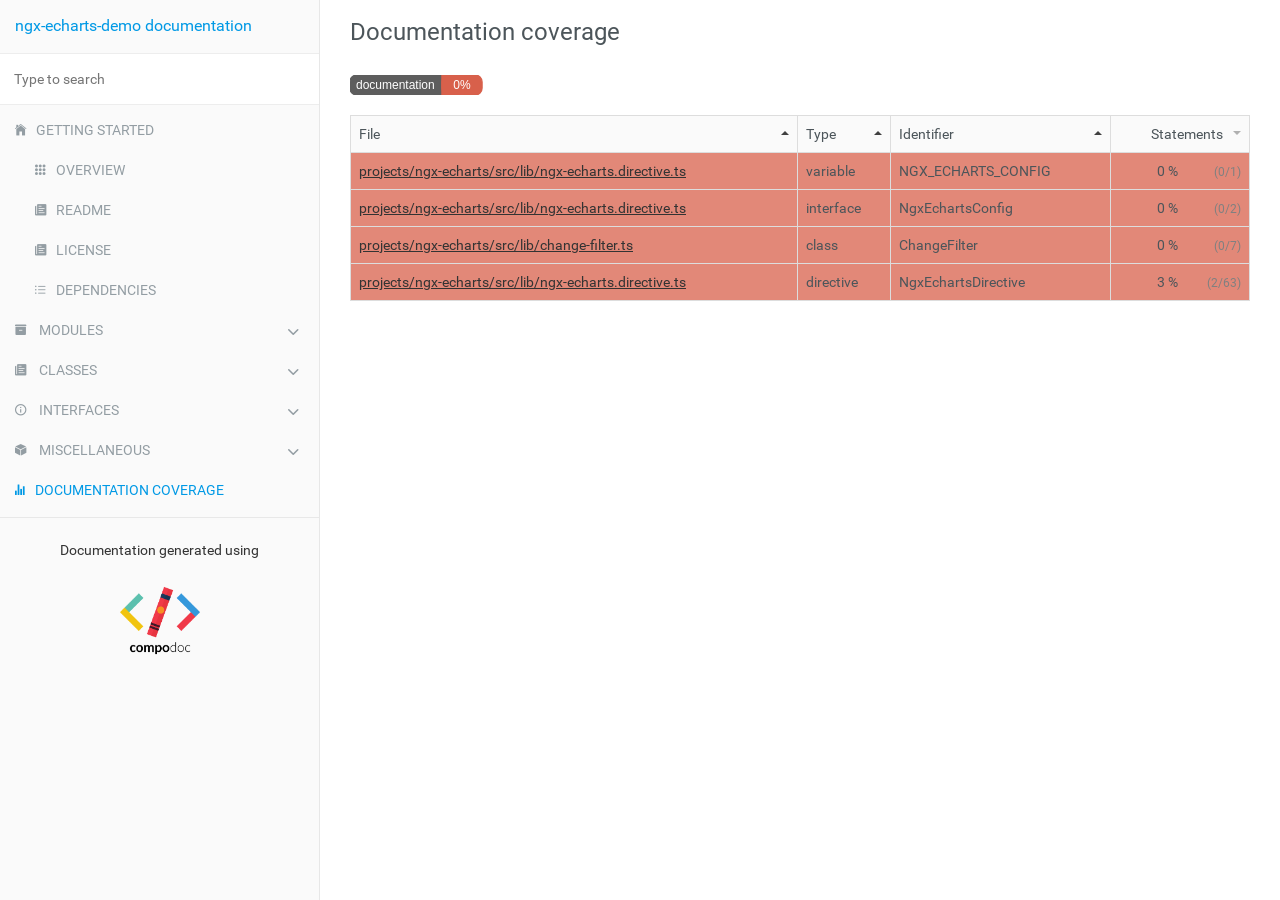
<file: api-doc/coverage.html>
<!doctype html>
<html class="no-js" lang="">
    <head>
        <meta charset="utf-8">
        <meta http-equiv="x-ua-compatible" content="ie=edge">
        <title>ngx-echarts-demo documentation</title>
        <meta name="description" content="">
        <meta name="viewport" content="width=device-width, initial-scale=1">

        <link rel="icon" type="image/x-icon" href="./images/favicon.ico">
	      <link rel="stylesheet" href="./styles/style.css">
        <link rel="stylesheet" href="./styles/stripe.css">
    </head>
    <body>

        <div class="navbar navbar-default navbar-fixed-top visible-xs">
            <a href="./" class="navbar-brand">ngx-echarts-demo documentation</a>
            <button type="button" class="btn btn-default btn-menu ion-ios-menu" id="btn-menu"></button>
        </div>

        <div class="xs-menu menu" id="mobile-menu">
                <div id="book-search-input" role="search"><input type="text" placeholder="Type to search"></div>            <compodoc-menu></compodoc-menu>
        </div>

        <div class="container-fluid main">
           <div class="row main">
               <div class="hidden-xs menu">
                   <compodoc-menu mode="normal"></compodoc-menu>
               </div>
               <!-- START CONTENT -->
               <div class="content coverage">
                   <div class="content-data">














                   


<ol class="breadcrumb">
    <li>Documentation coverage</li>
</ol>

<div>
    <img src="./images/coverage-badge-documentation.svg">
</div>

<table class="table table-bordered coverage" id="coverage-table">
    <thead class="coverage-header">
        <tr>
            <th>File</th>
            <th>Type</th>
            <th>Identifier</th>
            <th style="text-align:right" class="statements" data-sort-default>Statements</th>
        </tr>
    </thead>
    <tbody>
        <tr class="low">
            <td>
                <!-- miscellaneous -->
                <a href="./classes/ChangeFilter.html">projects/ngx-echarts/src/lib/change-filter.ts</a>
            </td>
            <td>class</td>
            <td>ChangeFilter</td>
            <td align="right" data-sort="0">
                <span class="coverage-percent">0 %</span>
                <span class="coverage-count">(0/7)</span>
            </td>
        </tr>
        <tr class="low">
            <td>
                <!-- miscellaneous -->
                <a href="./directives/NgxEchartsDirective.html">projects/ngx-echarts/src/lib/ngx-echarts.directive.ts</a>
            </td>
            <td>directive</td>
            <td>NgxEchartsDirective</td>
            <td align="right" data-sort="3">
                <span class="coverage-percent">3 %</span>
                <span class="coverage-count">(2/63)</span>
            </td>
        </tr>
        <tr class="low">
            <td>
                <!-- miscellaneous -->
                <a href="./interfaces/NgxEchartsConfig.html">projects/ngx-echarts/src/lib/ngx-echarts.directive.ts</a>
            </td>
            <td>interface</td>
            <td>NgxEchartsConfig</td>
            <td align="right" data-sort="0">
                <span class="coverage-percent">0 %</span>
                <span class="coverage-count">(0/2)</span>
            </td>
        </tr>
        <tr class="low">
            <td>
                <!-- miscellaneous -->
                <a href="./miscellaneous/variables.html#NGX_ECHARTS_CONFIG">projects/ngx-echarts/src/lib/ngx-echarts.directive.ts</a>
            </td>
            <td>variable</td>
            <td>NGX_ECHARTS_CONFIG</td>
            <td align="right" data-sort="0">
                <span class="coverage-percent">0 %</span>
                <span class="coverage-count">(0/1)</span>
            </td>
        </tr>
    </tbody>
</table>

<script src="js/libs/tablesort.min.js"></script>
<script src="js/libs/tablesort.number.min.js"></script>
<script>
    new Tablesort(document.getElementById('coverage-table'));
</script>

                   </div><div class="search-results">
    <div class="has-results">
        <h1 class="search-results-title"><span class='search-results-count'></span> result-matching "<span class='search-query'></span>"</h1>
        <ul class="search-results-list"></ul>
    </div>
    <div class="no-results">
        <h1 class="search-results-title">No results matching "<span class='search-query'></span>"</h1>
    </div>
</div>
</div>
               <!-- END CONTENT -->
           </div>
       </div>

       <script>
            var COMPODOC_CURRENT_PAGE_DEPTH = 0;
            var COMPODOC_CURRENT_PAGE_CONTEXT = 'coverage';
            var COMPODOC_CURRENT_PAGE_URL = 'coverage.html';
            var MAX_SEARCH_RESULTS = 15;
       </script>

       <script src="./js/libs/custom-elements.min.js"></script>
       <script src="./js/libs/lit-html.js"></script>
       <!-- Required to polyfill modern browsers as code is ES5 for IE... -->
       <script src="./js/libs/custom-elements-es5-adapter.js" charset="utf-8" defer></script>
       <script src="./js/menu-wc.js" defer></script>

       <script src="./js/libs/bootstrap-native.js"></script>

       <script src="./js/libs/es6-shim.min.js"></script>
       <script src="./js/libs/EventDispatcher.js"></script>
       <script src="./js/libs/promise.min.js"></script>
       <script src="./js/libs/zepto.min.js"></script>

       <script src="./js/compodoc.js"></script>

       <script src="./js/tabs.js"></script>
       <script src="./js/menu.js"></script>
       <script src="./js/libs/clipboard.min.js"></script>
       <script src="./js/libs/prism.js"></script>
       <script src="./js/sourceCode.js"></script>
          <script src="./js/search/search.js"></script>
          <script src="./js/search/lunr.min.js"></script>
          <script src="./js/search/search-lunr.js"></script>
          <script src="./js/search/search_index.js"></script>
       <script src="./js/lazy-load-graphs.js"></script>


    </body>
</html>
</file>
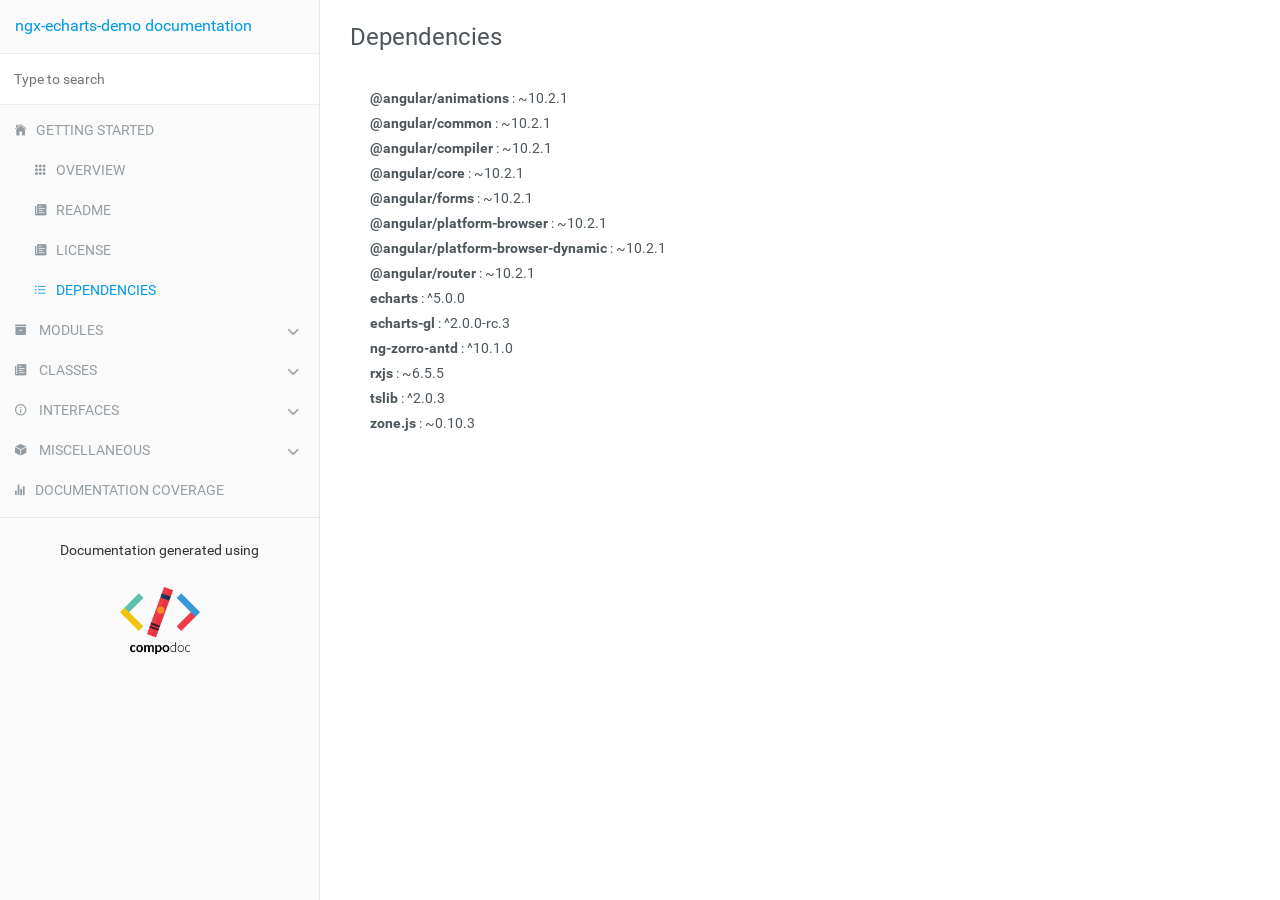
<file: api-doc/dependencies.html>
<!doctype html>
<html class="no-js" lang="">
    <head>
        <meta charset="utf-8">
        <meta http-equiv="x-ua-compatible" content="ie=edge">
        <title>ngx-echarts-demo documentation</title>
        <meta name="description" content="">
        <meta name="viewport" content="width=device-width, initial-scale=1">

        <link rel="icon" type="image/x-icon" href="./images/favicon.ico">
	      <link rel="stylesheet" href="./styles/style.css">
        <link rel="stylesheet" href="./styles/stripe.css">
    </head>
    <body>

        <div class="navbar navbar-default navbar-fixed-top visible-xs">
            <a href="./" class="navbar-brand">ngx-echarts-demo documentation</a>
            <button type="button" class="btn btn-default btn-menu ion-ios-menu" id="btn-menu"></button>
        </div>

        <div class="xs-menu menu" id="mobile-menu">
                <div id="book-search-input" role="search"><input type="text" placeholder="Type to search"></div>            <compodoc-menu></compodoc-menu>
        </div>

        <div class="container-fluid main">
           <div class="row main">
               <div class="hidden-xs menu">
                   <compodoc-menu mode="normal"></compodoc-menu>
               </div>
               <!-- START CONTENT -->
               <div class="content package-dependencies">
                   <div class="content-data">














    <ol class="breadcrumb">
        <li>Dependencies</li>
    </ol>
    <ul class="dependencies-list">
        <li>
            <b>@angular/animations</b> : ~10.2.1</li>
        <li>
            <b>@angular/common</b> : ~10.2.1</li>
        <li>
            <b>@angular/compiler</b> : ~10.2.1</li>
        <li>
            <b>@angular/core</b> : ~10.2.1</li>
        <li>
            <b>@angular/forms</b> : ~10.2.1</li>
        <li>
            <b>@angular/platform-browser</b> : ~10.2.1</li>
        <li>
            <b>@angular/platform-browser-dynamic</b> : ~10.2.1</li>
        <li>
            <b>@angular/router</b> : ~10.2.1</li>
        <li>
            <b>echarts</b> : ^5.0.0</li>
        <li>
            <b>echarts-gl</b> : ^2.0.0-rc.3</li>
        <li>
            <b>ng-zorro-antd</b> : ^10.1.0</li>
        <li>
            <b>rxjs</b> : ~6.5.5</li>
        <li>
            <b>tslib</b> : ^2.0.3</li>
        <li>
            <b>zone.js</b> : ~0.10.3</li>
    </ul>

                   




                   </div><div class="search-results">
    <div class="has-results">
        <h1 class="search-results-title"><span class='search-results-count'></span> result-matching "<span class='search-query'></span>"</h1>
        <ul class="search-results-list"></ul>
    </div>
    <div class="no-results">
        <h1 class="search-results-title">No results matching "<span class='search-query'></span>"</h1>
    </div>
</div>
</div>
               <!-- END CONTENT -->
           </div>
       </div>

       <script>
            var COMPODOC_CURRENT_PAGE_DEPTH = 0;
            var COMPODOC_CURRENT_PAGE_CONTEXT = 'package-dependencies';
            var COMPODOC_CURRENT_PAGE_URL = 'dependencies.html';
            var MAX_SEARCH_RESULTS = 15;
       </script>

       <script src="./js/libs/custom-elements.min.js"></script>
       <script src="./js/libs/lit-html.js"></script>
       <!-- Required to polyfill modern browsers as code is ES5 for IE... -->
       <script src="./js/libs/custom-elements-es5-adapter.js" charset="utf-8" defer></script>
       <script src="./js/menu-wc.js" defer></script>

       <script src="./js/libs/bootstrap-native.js"></script>

       <script src="./js/libs/es6-shim.min.js"></script>
       <script src="./js/libs/EventDispatcher.js"></script>
       <script src="./js/libs/promise.min.js"></script>
       <script src="./js/libs/zepto.min.js"></script>

       <script src="./js/compodoc.js"></script>

       <script src="./js/tabs.js"></script>
       <script src="./js/menu.js"></script>
       <script src="./js/libs/clipboard.min.js"></script>
       <script src="./js/libs/prism.js"></script>
       <script src="./js/sourceCode.js"></script>
          <script src="./js/search/search.js"></script>
          <script src="./js/search/lunr.min.js"></script>
          <script src="./js/search/search-lunr.js"></script>
          <script src="./js/search/search_index.js"></script>
       <script src="./js/lazy-load-graphs.js"></script>


    </body>
</html>
</file>
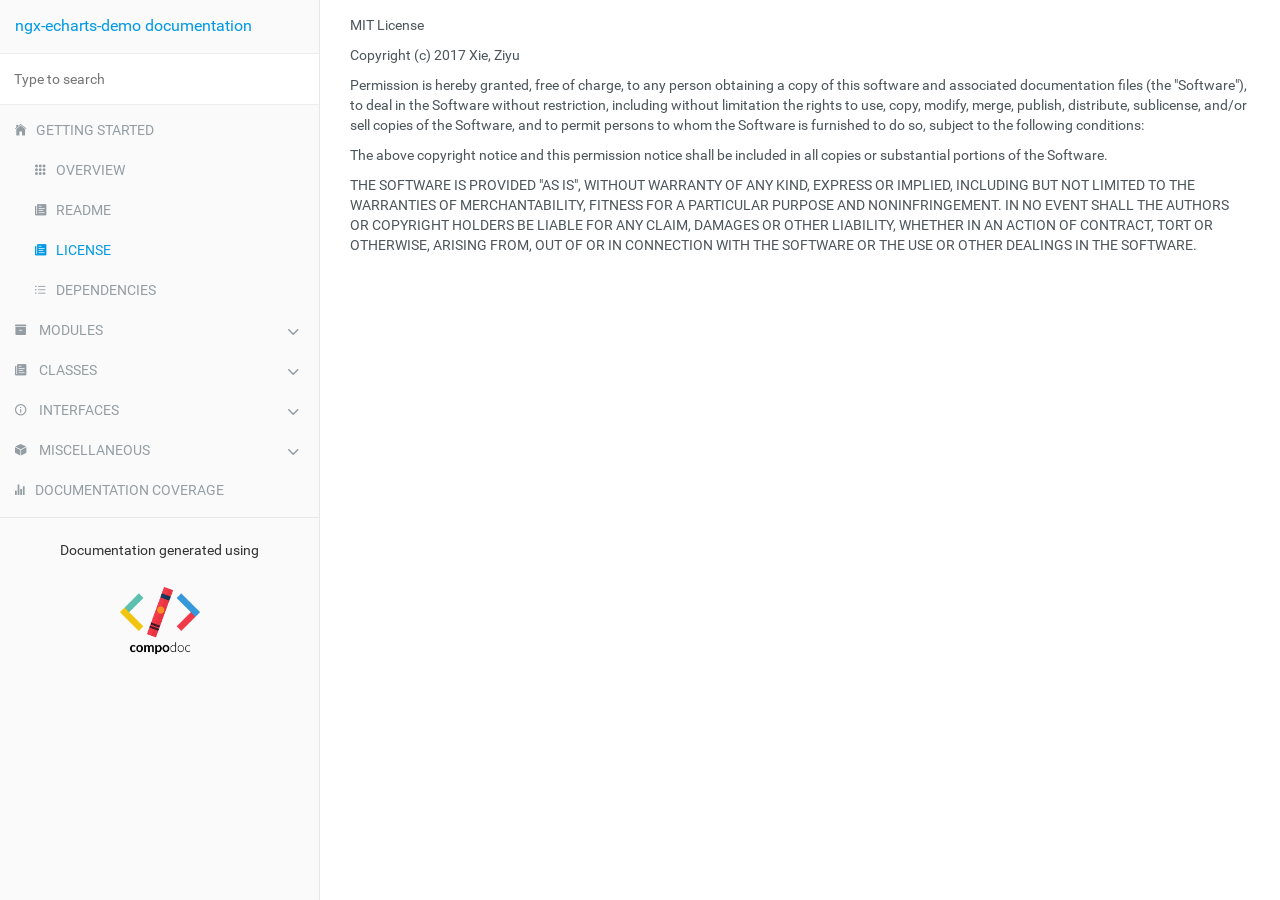
<file: api-doc/license.html>
<!doctype html>
<html class="no-js" lang="">
    <head>
        <meta charset="utf-8">
        <meta http-equiv="x-ua-compatible" content="ie=edge">
        <title>ngx-echarts-demo documentation</title>
        <meta name="description" content="">
        <meta name="viewport" content="width=device-width, initial-scale=1">

        <link rel="icon" type="image/x-icon" href="./images/favicon.ico">
	      <link rel="stylesheet" href="./styles/style.css">
        <link rel="stylesheet" href="./styles/stripe.css">
    </head>
    <body>

        <div class="navbar navbar-default navbar-fixed-top visible-xs">
            <a href="./" class="navbar-brand">ngx-echarts-demo documentation</a>
            <button type="button" class="btn btn-default btn-menu ion-ios-menu" id="btn-menu"></button>
        </div>

        <div class="xs-menu menu" id="mobile-menu">
                <div id="book-search-input" role="search"><input type="text" placeholder="Type to search"></div>            <compodoc-menu></compodoc-menu>
        </div>

        <div class="container-fluid main">
           <div class="row main">
               <div class="hidden-xs menu">
                   <compodoc-menu mode="normal"></compodoc-menu>
               </div>
               <!-- START CONTENT -->
               <div class="content getting-started">
                   <div class="content-data">

<p>MIT License</p>
<p>Copyright (c) 2017 Xie, Ziyu</p>
<p>Permission is hereby granted, free of charge, to any person obtaining a copy
of this software and associated documentation files (the &quot;Software&quot;), to deal
in the Software without restriction, including without limitation the rights
to use, copy, modify, merge, publish, distribute, sublicense, and/or sell
copies of the Software, and to permit persons to whom the Software is
furnished to do so, subject to the following conditions:</p>
<p>The above copyright notice and this permission notice shall be included in all
copies or substantial portions of the Software.</p>
<p>THE SOFTWARE IS PROVIDED &quot;AS IS&quot;, WITHOUT WARRANTY OF ANY KIND, EXPRESS OR
IMPLIED, INCLUDING BUT NOT LIMITED TO THE WARRANTIES OF MERCHANTABILITY,
FITNESS FOR A PARTICULAR PURPOSE AND NONINFRINGEMENT. IN NO EVENT SHALL THE
AUTHORS OR COPYRIGHT HOLDERS BE LIABLE FOR ANY CLAIM, DAMAGES OR OTHER
LIABILITY, WHETHER IN AN ACTION OF CONTRACT, TORT OR OTHERWISE, ARISING FROM,
OUT OF OR IN CONNECTION WITH THE SOFTWARE OR THE USE OR OTHER DEALINGS IN THE
SOFTWARE.</p>














                   




                   </div><div class="search-results">
    <div class="has-results">
        <h1 class="search-results-title"><span class='search-results-count'></span> result-matching "<span class='search-query'></span>"</h1>
        <ul class="search-results-list"></ul>
    </div>
    <div class="no-results">
        <h1 class="search-results-title">No results matching "<span class='search-query'></span>"</h1>
    </div>
</div>
</div>
               <!-- END CONTENT -->
           </div>
       </div>

       <script>
            var COMPODOC_CURRENT_PAGE_DEPTH = 0;
            var COMPODOC_CURRENT_PAGE_CONTEXT = 'getting-started';
            var COMPODOC_CURRENT_PAGE_URL = 'license.html';
            var MAX_SEARCH_RESULTS = 15;
       </script>

       <script src="./js/libs/custom-elements.min.js"></script>
       <script src="./js/libs/lit-html.js"></script>
       <!-- Required to polyfill modern browsers as code is ES5 for IE... -->
       <script src="./js/libs/custom-elements-es5-adapter.js" charset="utf-8" defer></script>
       <script src="./js/menu-wc.js" defer></script>

       <script src="./js/libs/bootstrap-native.js"></script>

       <script src="./js/libs/es6-shim.min.js"></script>
       <script src="./js/libs/EventDispatcher.js"></script>
       <script src="./js/libs/promise.min.js"></script>
       <script src="./js/libs/zepto.min.js"></script>

       <script src="./js/compodoc.js"></script>

       <script src="./js/tabs.js"></script>
       <script src="./js/menu.js"></script>
       <script src="./js/libs/clipboard.min.js"></script>
       <script src="./js/libs/prism.js"></script>
       <script src="./js/sourceCode.js"></script>
          <script src="./js/search/search.js"></script>
          <script src="./js/search/lunr.min.js"></script>
          <script src="./js/search/search-lunr.js"></script>
          <script src="./js/search/search_index.js"></script>
       <script src="./js/lazy-load-graphs.js"></script>


    </body>
</html>
</file>
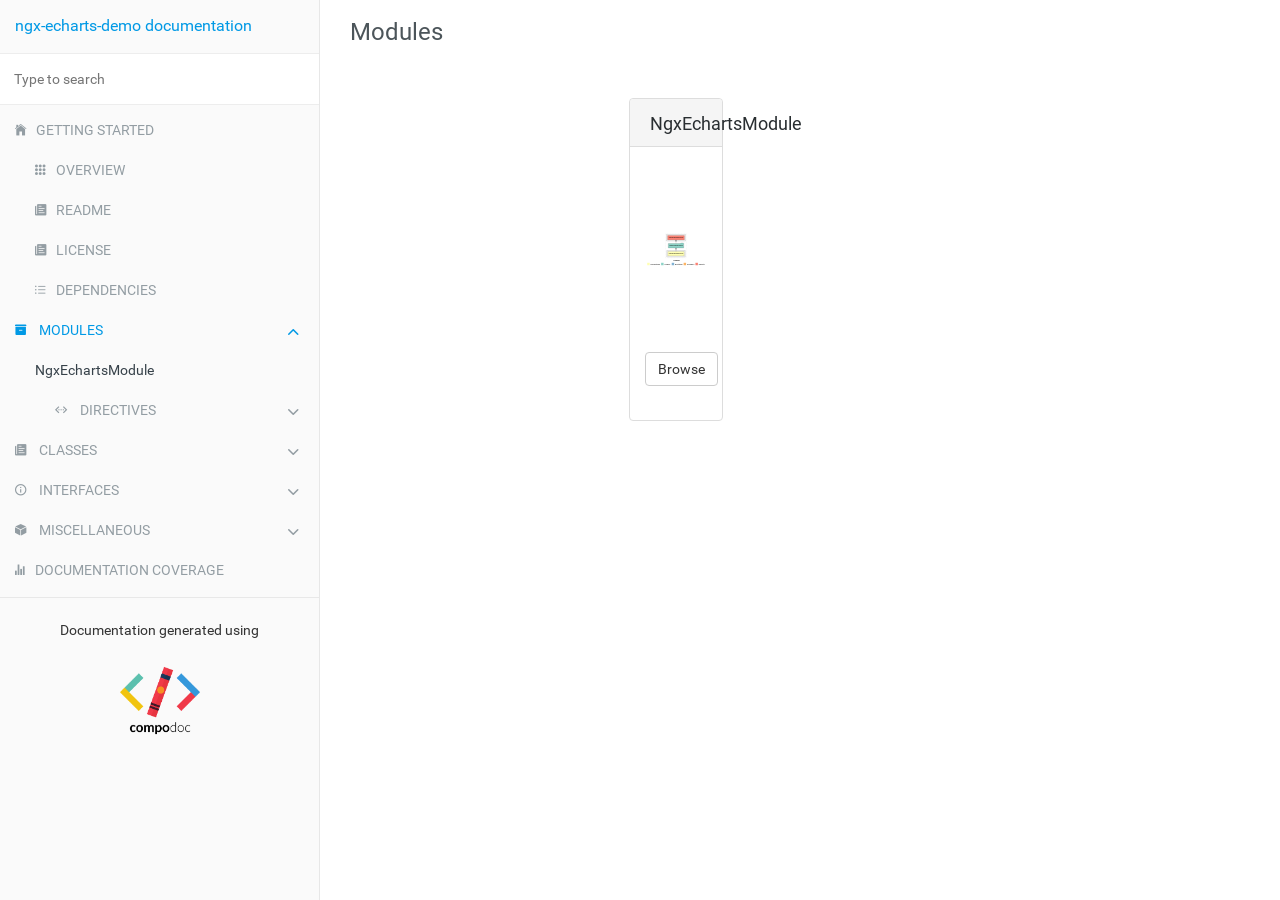
<file: api-doc/modules.html>
<!doctype html>
<html class="no-js" lang="">
    <head>
        <meta charset="utf-8">
        <meta http-equiv="x-ua-compatible" content="ie=edge">
        <title>ngx-echarts-demo documentation</title>
        <meta name="description" content="">
        <meta name="viewport" content="width=device-width, initial-scale=1">

        <link rel="icon" type="image/x-icon" href="./images/favicon.ico">
	      <link rel="stylesheet" href="./styles/style.css">
        <link rel="stylesheet" href="./styles/stripe.css">
    </head>
    <body>

        <div class="navbar navbar-default navbar-fixed-top visible-xs">
            <a href="./" class="navbar-brand">ngx-echarts-demo documentation</a>
            <button type="button" class="btn btn-default btn-menu ion-ios-menu" id="btn-menu"></button>
        </div>

        <div class="xs-menu menu" id="mobile-menu">
                <div id="book-search-input" role="search"><input type="text" placeholder="Type to search"></div>            <compodoc-menu></compodoc-menu>
        </div>

        <div class="container-fluid main">
           <div class="row main">
               <div class="hidden-xs menu">
                   <compodoc-menu mode="normal"></compodoc-menu>
               </div>
               <!-- START CONTENT -->
               <div class="content modules">
                   <div class="content-data">



<ol class="breadcrumb">
    <li>Modules</li>
</ol>
<div class="container-fluid modules">
    <div class="row">
            <div class="col-sm-4">
                <div class="card card-module">
                    <div class="card-header">
                        <h4 class="card-title">NgxEchartsModule</h4>
                    </div>
                    <div class="card-block">
                                <p>
                                    <object id="demo-svg" type="image/svg+xml" lazy="./modules/NgxEchartsModule/dependencies.svg" style="width: 100%; height: 175px;">
                                        Your browser does not support SVG
                                    </object>
                                </p>
                        <footer class="text-center">
                            <a href="./modules/NgxEchartsModule.html" class="btn btn-default">Browse</a>
                        </footer>
                    </div>
                </div>
            </div>
    </div>
</div>











                   




                   </div><div class="search-results">
    <div class="has-results">
        <h1 class="search-results-title"><span class='search-results-count'></span> result-matching "<span class='search-query'></span>"</h1>
        <ul class="search-results-list"></ul>
    </div>
    <div class="no-results">
        <h1 class="search-results-title">No results matching "<span class='search-query'></span>"</h1>
    </div>
</div>
</div>
               <!-- END CONTENT -->
           </div>
       </div>

       <script>
            var COMPODOC_CURRENT_PAGE_DEPTH = 0;
            var COMPODOC_CURRENT_PAGE_CONTEXT = 'modules';
            var COMPODOC_CURRENT_PAGE_URL = 'modules.html';
            var MAX_SEARCH_RESULTS = 15;
       </script>

       <script src="./js/libs/custom-elements.min.js"></script>
       <script src="./js/libs/lit-html.js"></script>
       <!-- Required to polyfill modern browsers as code is ES5 for IE... -->
       <script src="./js/libs/custom-elements-es5-adapter.js" charset="utf-8" defer></script>
       <script src="./js/menu-wc.js" defer></script>

       <script src="./js/libs/bootstrap-native.js"></script>

       <script src="./js/libs/es6-shim.min.js"></script>
       <script src="./js/libs/EventDispatcher.js"></script>
       <script src="./js/libs/promise.min.js"></script>
       <script src="./js/libs/zepto.min.js"></script>

       <script src="./js/compodoc.js"></script>

       <script src="./js/tabs.js"></script>
       <script src="./js/menu.js"></script>
       <script src="./js/libs/clipboard.min.js"></script>
       <script src="./js/libs/prism.js"></script>
       <script src="./js/sourceCode.js"></script>
          <script src="./js/search/search.js"></script>
          <script src="./js/search/lunr.min.js"></script>
          <script src="./js/search/search-lunr.js"></script>
          <script src="./js/search/search_index.js"></script>
       <script src="./js/lazy-load-graphs.js"></script>


    </body>
</html>
</file>
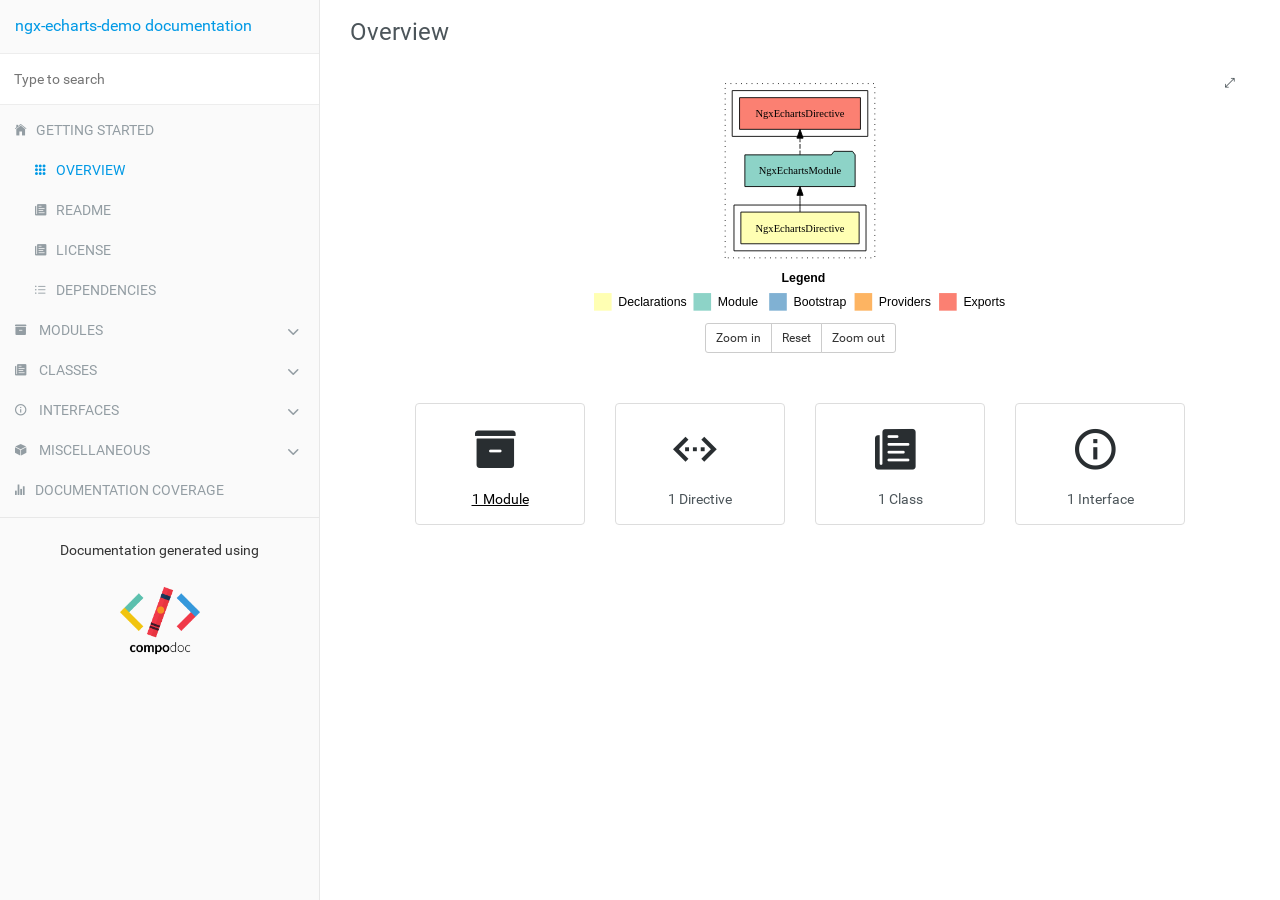
<file: api-doc/overview.html>
<!doctype html>
<html class="no-js" lang="">
    <head>
        <meta charset="utf-8">
        <meta http-equiv="x-ua-compatible" content="ie=edge">
        <title>ngx-echarts-demo documentation</title>
        <meta name="description" content="">
        <meta name="viewport" content="width=device-width, initial-scale=1">

        <link rel="icon" type="image/x-icon" href="./images/favicon.ico">
	      <link rel="stylesheet" href="./styles/style.css">
        <link rel="stylesheet" href="./styles/stripe.css">
    </head>
    <body>

        <div class="navbar navbar-default navbar-fixed-top visible-xs">
            <a href="./" class="navbar-brand">ngx-echarts-demo documentation</a>
            <button type="button" class="btn btn-default btn-menu ion-ios-menu" id="btn-menu"></button>
        </div>

        <div class="xs-menu menu" id="mobile-menu">
                <div id="book-search-input" role="search"><input type="text" placeholder="Type to search"></div>            <compodoc-menu></compodoc-menu>
        </div>

        <div class="container-fluid main">
           <div class="row main">
               <div class="hidden-xs menu">
                   <compodoc-menu mode="normal"></compodoc-menu>
               </div>
               <!-- START CONTENT -->
               <div class="content overview">
                   <div class="content-data">


<ol class="breadcrumb">
    <li>Overview</li>
</ol>
  
<div class="text-center module-graph-container">
    <div id="module-graph-svg">
        <?xml version="1.0" encoding="UTF-8" standalone="no"?>
<!DOCTYPE svg PUBLIC "-//W3C//DTD SVG 1.1//EN"
 "http://www.w3.org/Graphics/SVG/1.1/DTD/svg11.dtd">
<!-- Generated by graphviz version 2.44.1 (20200629.0846)
 -->
<!-- Title: dependencies Pages: 1 -->
<svg width="504pt" height="284pt"
 viewBox="0.00 0.00 504.00 284.00" xmlns="http://www.w3.org/2000/svg" xmlns:xlink="http://www.w3.org/1999/xlink">
<g id="graph0" class="graph" transform="scale(1 1) rotate(0) translate(4 280)">
<title>dependencies</title>
<polygon fill="white" stroke="transparent" points="-4,4 -4,-280 500,-280 500,4 -4,4"/>
<text text-anchor="start" x="227.01" y="-42.4" font-family="sans-serif" font-weight="bold" font-size="14.00">Legend</text>
<polygon fill="#ffffb3" stroke="transparent" points="14,-10 14,-30 34,-30 34,-10 14,-10"/>
<text text-anchor="start" x="37.63" y="-15.4" font-family="sans-serif" font-size="14.00"> &#160;Declarations</text>
<polygon fill="#8dd3c7" stroke="transparent" points="127,-10 127,-30 147,-30 147,-10 127,-10"/>
<text text-anchor="start" x="150.73" y="-15.4" font-family="sans-serif" font-size="14.00"> &#160;Module</text>
<polygon fill="#80b1d3" stroke="transparent" points="213,-10 213,-30 233,-30 233,-10 213,-10"/>
<text text-anchor="start" x="236.78" y="-15.4" font-family="sans-serif" font-size="14.00"> &#160;Bootstrap</text>
<polygon fill="#fdb462" stroke="transparent" points="310,-10 310,-30 330,-30 330,-10 310,-10"/>
<text text-anchor="start" x="333.67" y="-15.4" font-family="sans-serif" font-size="14.00"> &#160;Providers</text>
<polygon fill="#fb8072" stroke="transparent" points="406,-10 406,-30 426,-30 426,-10 406,-10"/>
<text text-anchor="start" x="429.73" y="-15.4" font-family="sans-serif" font-size="14.00"> &#160;Exports</text>
<g id="clust1" class="cluster">
<title>cluster_NgxEchartsModule</title>
<polygon fill="none" stroke="black" stroke-dasharray="1,5" points="163,-70 163,-268 333,-268 333,-70 163,-70"/>
</g>
<g id="clust2" class="cluster">
<title>cluster_NgxEchartsModule_declarations</title>
<polygon fill="none" stroke="black" points="173,-78 173,-130 323,-130 323,-78 173,-78"/>
</g>
<g id="clust5" class="cluster">
<title>cluster_NgxEchartsModule_exports</title>
<polygon fill="none" stroke="black" points="171,-208 171,-260 325,-260 325,-208 171,-208"/>
</g>
<!-- NgxEchartsDirective -->
<g id="node1" class="node">
<title>NgxEchartsDirective</title>
<polygon fill="#ffffb3" stroke="black" points="315.17,-122 180.83,-122 180.83,-86 315.17,-86 315.17,-122"/>
<text text-anchor="middle" x="248" y="-99.8" font-family="Times,serif" font-size="14.00">NgxEchartsDirective</text>
</g>
<!-- NgxEchartsModule -->
<g id="node2" class="node">
<title>NgxEchartsModule</title>
<polygon fill="#8dd3c7" stroke="black" points="310.63,-187 307.63,-191 286.63,-191 283.63,-187 185.37,-187 185.37,-151 310.63,-151 310.63,-187"/>
<text text-anchor="middle" x="248" y="-164.8" font-family="Times,serif" font-size="14.00">NgxEchartsModule</text>
</g>
<!-- NgxEchartsDirective&#45;&gt;NgxEchartsModule -->
<g id="edge1" class="edge">
<title>NgxEchartsDirective&#45;&gt;NgxEchartsModule</title>
<path fill="none" stroke="black" d="M248,-122.11C248,-122.11 248,-140.99 248,-140.99"/>
<polygon fill="black" stroke="black" points="244.5,-140.99 248,-150.99 251.5,-140.99 244.5,-140.99"/>
</g>
<!-- NgxEchartsDirective  -->
<g id="node3" class="node">
<title>NgxEchartsDirective </title>
<polygon fill="#fb8072" stroke="black" points="316.67,-252 179.33,-252 179.33,-216 316.67,-216 316.67,-252"/>
<text text-anchor="middle" x="248" y="-229.8" font-family="Times,serif" font-size="14.00">NgxEchartsDirective </text>
</g>
<!-- NgxEchartsModule&#45;&gt;NgxEchartsDirective  -->
<g id="edge2" class="edge">
<title>NgxEchartsModule&#45;&gt;NgxEchartsDirective </title>
<path fill="none" stroke="black" stroke-dasharray="5,2" d="M248,-187.11C248,-187.11 248,-205.99 248,-205.99"/>
<polygon fill="black" stroke="black" points="244.5,-205.99 248,-215.99 251.5,-205.99 244.5,-205.99"/>
</g>
</g>
</svg>

    </div>
    <i id="fullscreen" class="icon ion-ios-resize module-graph-fullscreen-btn" aria-hidden="true"></i>
    <div class="btn-group">
        <button id="zoom-in" class="btn btn-default btn-sm">Zoom in</button>
        <button id="reset" class="btn btn-default btn-sm">Reset</button>
        <button id="zoom-out" class="btn btn-default btn-sm">Zoom out</button>
    </div>
</div>
  
<div class="container-fluid overview">
    <div class="row">
        <div class="col-sm-3">
            <div class="card text-center">
                <div class="card-block">
                    <h4 class="card-title"><span class="icon ion-ios-archive"></span></h4>
                    <p class="card-text">
                        <a href="./modules.html">1 Module</a>
                    </p>
                </div>
            </div>
        </div>
        <div class="col-sm-3">
            <div class="card text-center">
                <div class="card-block">
                    <h4 class="card-title"><span class="icon ion-md-code-working"></span></h4>
                    <p class="card-text">1 Directive</p>
                </div>
            </div>
        </div>
        <div class="col-sm-3">
            <div class="card text-center">
                <div class="card-block">
                    <h4 class="card-title"><span class="icon ion-ios-paper"></span></h4>
                    <p class="card-text">1 Class</p>
                </div>
            </div>
        </div>
        <div class="col-sm-3">
            <div class="card text-center">
                <div class="card-block">
                    <h4 class="card-title"><span class="icon ion-md-information-circle-outline"></span></h4>
                    <p class="card-text">1 Interface</p>
                </div>
            </div>
        </div>
    </div>
</div>
<script src="js/libs/svg-pan-zoom.min.js"></script>
<script src="js/svg-pan-zoom.controls.js"></script> 











                   




                   </div><div class="search-results">
    <div class="has-results">
        <h1 class="search-results-title"><span class='search-results-count'></span> result-matching "<span class='search-query'></span>"</h1>
        <ul class="search-results-list"></ul>
    </div>
    <div class="no-results">
        <h1 class="search-results-title">No results matching "<span class='search-query'></span>"</h1>
    </div>
</div>
</div>
               <!-- END CONTENT -->
           </div>
       </div>

       <script>
            var COMPODOC_CURRENT_PAGE_DEPTH = 0;
            var COMPODOC_CURRENT_PAGE_CONTEXT = 'overview';
            var COMPODOC_CURRENT_PAGE_URL = 'overview.html';
            var MAX_SEARCH_RESULTS = 15;
       </script>

       <script src="./js/libs/custom-elements.min.js"></script>
       <script src="./js/libs/lit-html.js"></script>
       <!-- Required to polyfill modern browsers as code is ES5 for IE... -->
       <script src="./js/libs/custom-elements-es5-adapter.js" charset="utf-8" defer></script>
       <script src="./js/menu-wc.js" defer></script>

       <script src="./js/libs/bootstrap-native.js"></script>

       <script src="./js/libs/es6-shim.min.js"></script>
       <script src="./js/libs/EventDispatcher.js"></script>
       <script src="./js/libs/promise.min.js"></script>
       <script src="./js/libs/zepto.min.js"></script>

       <script src="./js/compodoc.js"></script>

       <script src="./js/tabs.js"></script>
       <script src="./js/menu.js"></script>
       <script src="./js/libs/clipboard.min.js"></script>
       <script src="./js/libs/prism.js"></script>
       <script src="./js/sourceCode.js"></script>
          <script src="./js/search/search.js"></script>
          <script src="./js/search/lunr.min.js"></script>
          <script src="./js/search/search-lunr.js"></script>
          <script src="./js/search/search_index.js"></script>
       <script src="./js/lazy-load-graphs.js"></script>


    </body>
</html>
</file>
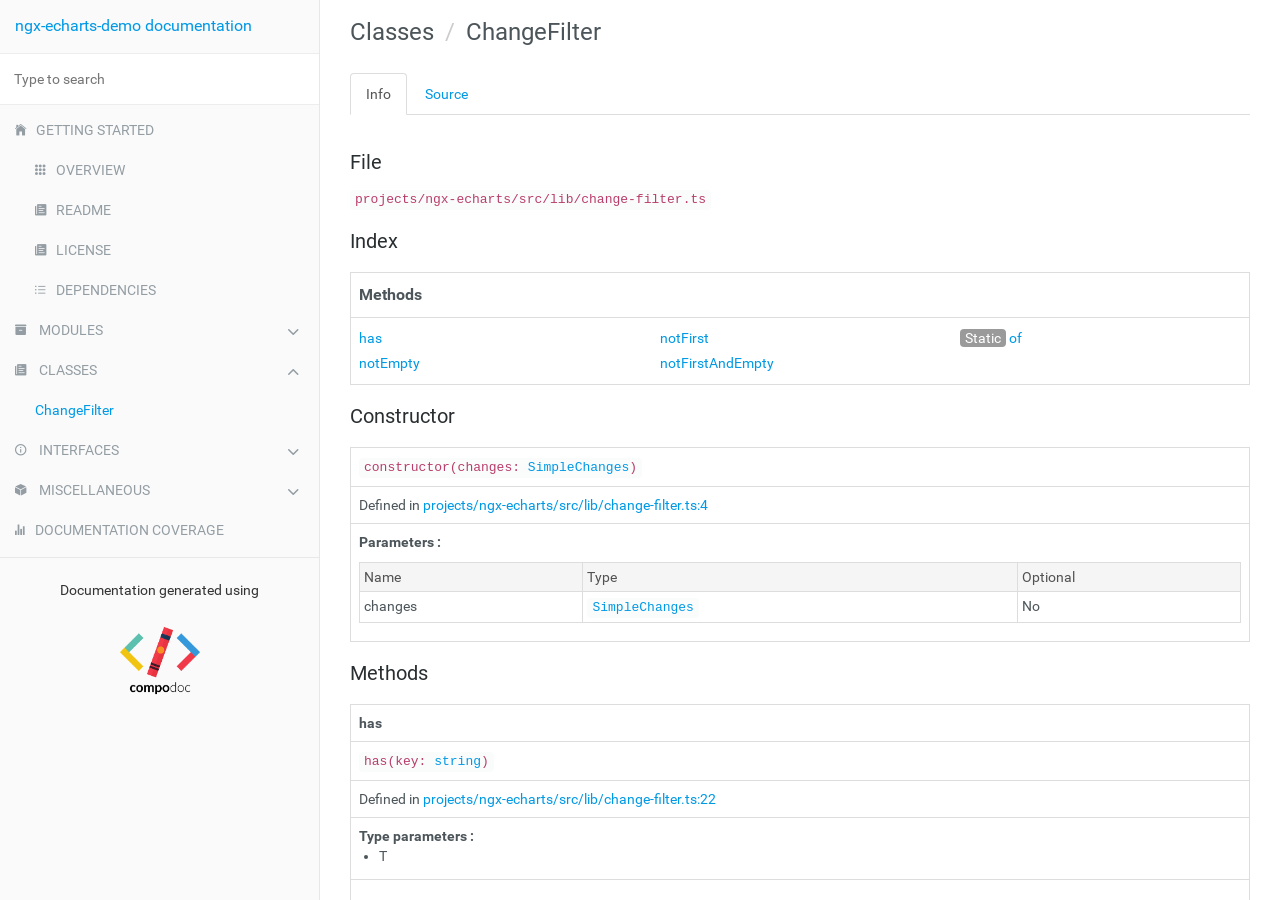
<file: api-doc/classes/ChangeFilter.html>
<!doctype html>
<html class="no-js" lang="">
    <head>
        <meta charset="utf-8">
        <meta http-equiv="x-ua-compatible" content="ie=edge">
        <title>ngx-echarts-demo documentation</title>
        <meta name="description" content="">
        <meta name="viewport" content="width=device-width, initial-scale=1">

        <link rel="icon" type="image/x-icon" href="../images/favicon.ico">
	      <link rel="stylesheet" href="../styles/style.css">
        <link rel="stylesheet" href="../styles/stripe.css">
    </head>
    <body>

        <div class="navbar navbar-default navbar-fixed-top visible-xs">
            <a href="../" class="navbar-brand">ngx-echarts-demo documentation</a>
            <button type="button" class="btn btn-default btn-menu ion-ios-menu" id="btn-menu"></button>
        </div>

        <div class="xs-menu menu" id="mobile-menu">
                <div id="book-search-input" role="search"><input type="text" placeholder="Type to search"></div>            <compodoc-menu></compodoc-menu>
        </div>

        <div class="container-fluid main">
           <div class="row main">
               <div class="hidden-xs menu">
                   <compodoc-menu mode="normal"></compodoc-menu>
               </div>
               <!-- START CONTENT -->
               <div class="content class">
                   <div class="content-data">











<ol class="breadcrumb">
  <li>Classes</li>
  <li>ChangeFilter</li>
</ol>

<ul class="nav nav-tabs" role="tablist">
        <li class="active">
            <a href="#info" role="tab" id="info-tab" data-toggle="tab" data-link="info">Info</a>
        </li>
        <li >
            <a href="#source" role="tab" id="source-tab" data-toggle="tab" data-link="source">Source</a>
        </li>
</ul>

<div class="tab-content">
    <div class="tab-pane fade active in" id="c-info">
        <p class="comment">
            <h3>File</h3>
        </p>
        <p class="comment">
            <code>projects/ngx-echarts/src/lib/change-filter.ts</code>
        </p>





            <section>
    <h3 id="index">Index</h3>
    <table class="table table-sm table-bordered index-table">
        <tbody>

                <tr>
                    <td class="col-md-4">
                        <h6><b>Methods</b></h6>
                    </td>
                </tr>
                <tr>
                    <td class="col-md-4">
                        <ul class="index-list">
                            <li>
                                <a href="#has">has</a>
                            </li>
                            <li>
                                <a href="#notEmpty">notEmpty</a>
                            </li>
                            <li>
                                <a href="#notFirst">notFirst</a>
                            </li>
                            <li>
                                <a href="#notFirstAndEmpty">notFirstAndEmpty</a>
                            </li>
                            <li>
                                    <span class="modifier">Static</span>
                                <a href="#of">of</a>
                            </li>
                        </ul>
                    </td>
                </tr>





        </tbody>
    </table>
</section>

            <section>
    <h3 id="constructor">Constructor</h3>
        <table class="table table-sm table-bordered">
            <tbody>
                <tr>
                    <td class="col-md-4">
<code>constructor(changes: <a href="https://angular.io/api/core/SimpleChanges" target="_blank">SimpleChanges</a>)</code>
                    </td>
                </tr>
                        <tr>
                            <td class="col-md-4">
                                <div class="io-line">Defined in <a href="" data-line="4" class="link-to-prism">projects/ngx-echarts/src/lib/change-filter.ts:4</a></div>
                            </td>
                        </tr>

                <tr>
                    <td class="col-md-4">
                            <div>
                                    <b>Parameters :</b>
                                    <table class="params">
                                        <thead>
                                            <tr>
                                                <td>Name</td>
                                                    <td>Type</td>
                                                <td>Optional</td>
                                            </tr>
                                        </thead>
                                        <tbody>
                                                <tr>
                                                        <td>changes</td>
                                                  
                                                        <td>
                                                                        <code><a href="https://angular.io/api/core/SimpleChanges" target="_blank" >SimpleChanges</a></code>
                                                        </td>
                                                  
                                                    <td>
                                                            No
                                                    </td>
                                                    
                                                </tr>
                                        </tbody>
                                    </table>
                            </div>
                    </td>
                </tr>
            </tbody>
        </table>
</section>


            <section>
    
    <h3 id="methods">
        Methods
    </h3>
    <table class="table table-sm table-bordered">
        <tbody>
            <tr>
                <td class="col-md-4">
                    <a name="has"></a>
                    <span class="name">
                        <b>
                            has
                        </b>
                        <a href="#has"><span class="icon ion-ios-link"></span></a>
                    </span>
                </td>
            </tr>
            <tr>
                <td class="col-md-4">
<code>has(key: <a href="https://developer.mozilla.org/en-US/docs/Web/JavaScript/Reference/Global_Objects/string" target="_blank">string</a>)</code>
                </td>
            </tr>


            <tr>
                <td class="col-md-4">
                    <div class="io-line">Defined in <a href="" data-line="22"
                            class="link-to-prism">projects/ngx-echarts/src/lib/change-filter.ts:22</a></div>
                </td>
            </tr>

            <tr>
                <td class="col-md-4">
                    <b>Type parameters :</b>
                    <ul class="type-parameters">
                        <li>T</li>
                    </ul>
                </td>
            </tr>

            <tr>
                <td class="col-md-4">

                    <div class="io-description">
                        <b>Parameters :</b>
                        <table class="params">
                            <thead>
                                <tr>
                                    <td>Name</td>
                                    <td>Type</td>
                                    <td>Optional</td>
                                </tr>
                            </thead>
                            <tbody>
                                <tr>
                                    <td>key</td>
                                    <td>
                                                <code><a href="https://developer.mozilla.org/en-US/docs/Web/JavaScript/Reference/Global_Objects/string" target="_blank" >string</a></code>
                                    </td>

                                    <td>
                                        No
                                    </td>


                                </tr>
                            </tbody>
                        </table>
                    </div>
                    <div>
                    </div>
                    <div class="io-description">
                        <b>Returns : </b>    <code>Observable&lt;T&gt;</code>

                    </div>
                    <div class="io-description">
                        
                    </div>
                </td>
            </tr>
        </tbody>
    </table>
    <table class="table table-sm table-bordered">
        <tbody>
            <tr>
                <td class="col-md-4">
                    <a name="notEmpty"></a>
                    <span class="name">
                        <b>
                            notEmpty
                        </b>
                        <a href="#notEmpty"><span class="icon ion-ios-link"></span></a>
                    </span>
                </td>
            </tr>
            <tr>
                <td class="col-md-4">
<code>notEmpty(key: <a href="https://developer.mozilla.org/en-US/docs/Web/JavaScript/Reference/Global_Objects/string" target="_blank">string</a>)</code>
                </td>
            </tr>


            <tr>
                <td class="col-md-4">
                    <div class="io-line">Defined in <a href="" data-line="11"
                            class="link-to-prism">projects/ngx-echarts/src/lib/change-filter.ts:11</a></div>
                </td>
            </tr>

            <tr>
                <td class="col-md-4">
                    <b>Type parameters :</b>
                    <ul class="type-parameters">
                        <li>T</li>
                    </ul>
                </td>
            </tr>

            <tr>
                <td class="col-md-4">

                    <div class="io-description">
                        <b>Parameters :</b>
                        <table class="params">
                            <thead>
                                <tr>
                                    <td>Name</td>
                                    <td>Type</td>
                                    <td>Optional</td>
                                </tr>
                            </thead>
                            <tbody>
                                <tr>
                                    <td>key</td>
                                    <td>
                                                <code><a href="https://developer.mozilla.org/en-US/docs/Web/JavaScript/Reference/Global_Objects/string" target="_blank" >string</a></code>
                                    </td>

                                    <td>
                                        No
                                    </td>


                                </tr>
                            </tbody>
                        </table>
                    </div>
                    <div>
                    </div>
                    <div class="io-description">
                        <b>Returns : </b>    <code>Observable&lt;T&gt;</code>

                    </div>
                    <div class="io-description">
                        
                    </div>
                </td>
            </tr>
        </tbody>
    </table>
    <table class="table table-sm table-bordered">
        <tbody>
            <tr>
                <td class="col-md-4">
                    <a name="notFirst"></a>
                    <span class="name">
                        <b>
                            notFirst
                        </b>
                        <a href="#notFirst"><span class="icon ion-ios-link"></span></a>
                    </span>
                </td>
            </tr>
            <tr>
                <td class="col-md-4">
<code>notFirst(key: <a href="https://developer.mozilla.org/en-US/docs/Web/JavaScript/Reference/Global_Objects/string" target="_blank">string</a>)</code>
                </td>
            </tr>


            <tr>
                <td class="col-md-4">
                    <div class="io-line">Defined in <a href="" data-line="30"
                            class="link-to-prism">projects/ngx-echarts/src/lib/change-filter.ts:30</a></div>
                </td>
            </tr>

            <tr>
                <td class="col-md-4">
                    <b>Type parameters :</b>
                    <ul class="type-parameters">
                        <li>T</li>
                    </ul>
                </td>
            </tr>

            <tr>
                <td class="col-md-4">

                    <div class="io-description">
                        <b>Parameters :</b>
                        <table class="params">
                            <thead>
                                <tr>
                                    <td>Name</td>
                                    <td>Type</td>
                                    <td>Optional</td>
                                </tr>
                            </thead>
                            <tbody>
                                <tr>
                                    <td>key</td>
                                    <td>
                                                <code><a href="https://developer.mozilla.org/en-US/docs/Web/JavaScript/Reference/Global_Objects/string" target="_blank" >string</a></code>
                                    </td>

                                    <td>
                                        No
                                    </td>


                                </tr>
                            </tbody>
                        </table>
                    </div>
                    <div>
                    </div>
                    <div class="io-description">
                        <b>Returns : </b>    <code>Observable&lt;T&gt;</code>

                    </div>
                    <div class="io-description">
                        
                    </div>
                </td>
            </tr>
        </tbody>
    </table>
    <table class="table table-sm table-bordered">
        <tbody>
            <tr>
                <td class="col-md-4">
                    <a name="notFirstAndEmpty"></a>
                    <span class="name">
                        <b>
                            notFirstAndEmpty
                        </b>
                        <a href="#notFirstAndEmpty"><span class="icon ion-ios-link"></span></a>
                    </span>
                </td>
            </tr>
            <tr>
                <td class="col-md-4">
<code>notFirstAndEmpty(key: <a href="https://developer.mozilla.org/en-US/docs/Web/JavaScript/Reference/Global_Objects/string" target="_blank">string</a>)</code>
                </td>
            </tr>


            <tr>
                <td class="col-md-4">
                    <div class="io-line">Defined in <a href="" data-line="38"
                            class="link-to-prism">projects/ngx-echarts/src/lib/change-filter.ts:38</a></div>
                </td>
            </tr>

            <tr>
                <td class="col-md-4">
                    <b>Type parameters :</b>
                    <ul class="type-parameters">
                        <li>T</li>
                    </ul>
                </td>
            </tr>

            <tr>
                <td class="col-md-4">

                    <div class="io-description">
                        <b>Parameters :</b>
                        <table class="params">
                            <thead>
                                <tr>
                                    <td>Name</td>
                                    <td>Type</td>
                                    <td>Optional</td>
                                </tr>
                            </thead>
                            <tbody>
                                <tr>
                                    <td>key</td>
                                    <td>
                                                <code><a href="https://developer.mozilla.org/en-US/docs/Web/JavaScript/Reference/Global_Objects/string" target="_blank" >string</a></code>
                                    </td>

                                    <td>
                                        No
                                    </td>


                                </tr>
                            </tbody>
                        </table>
                    </div>
                    <div>
                    </div>
                    <div class="io-description">
                        <b>Returns : </b>    <code>Observable&lt;T&gt;</code>

                    </div>
                    <div class="io-description">
                        
                    </div>
                </td>
            </tr>
        </tbody>
    </table>
    <table class="table table-sm table-bordered">
        <tbody>
            <tr>
                <td class="col-md-4">
                    <a name="of"></a>
                    <span class="name">
                        <b>
                            <span class="modifier">Static</span>
                            of
                        </b>
                        <a href="#of"><span class="icon ion-ios-link"></span></a>
                    </span>
                </td>
            </tr>
            <tr>
                <td class="col-md-4">
                    <span class="modifier-icon icon ion-ios-reset"></span>
                    <code>of(changes: <a href="https://angular.io/api/core/SimpleChanges" target="_blank">SimpleChanges</a>)</code>
                </td>
            </tr>


            <tr>
                <td class="col-md-4">
                    <div class="io-line">Defined in <a href="" data-line="7"
                            class="link-to-prism">projects/ngx-echarts/src/lib/change-filter.ts:7</a></div>
                </td>
            </tr>


            <tr>
                <td class="col-md-4">

                    <div class="io-description">
                        <b>Parameters :</b>
                        <table class="params">
                            <thead>
                                <tr>
                                    <td>Name</td>
                                    <td>Type</td>
                                    <td>Optional</td>
                                </tr>
                            </thead>
                            <tbody>
                                <tr>
                                    <td>changes</td>
                                    <td>
                                                <code><a href="https://angular.io/api/core/SimpleChanges" target="_blank" >SimpleChanges</a></code>
                                    </td>

                                    <td>
                                        No
                                    </td>


                                </tr>
                            </tbody>
                        </table>
                    </div>
                    <div>
                    </div>
                    <div class="io-description">
                        <b>Returns : </b>        <code><a href="../classes/ChangeFilter.html" target="_self" >ChangeFilter</a></code>

                    </div>
                    <div class="io-description">
                        
                    </div>
                </td>
            </tr>
        </tbody>
    </table>
</section>





    </div>


    <div class="tab-pane fade  tab-source-code" id="c-source">
        <pre class="line-numbers compodoc-sourcecode"><code class="language-typescript">import { SimpleChanges } from &#x27;@angular/core&#x27;;
import { Observable, of, EMPTY } from &#x27;rxjs&#x27;;

export class ChangeFilter {
  constructor(private changes: SimpleChanges) { }

  static of(changes: SimpleChanges) {
    return new ChangeFilter(changes);
  }

  notEmpty&lt;T&gt;(key: string): Observable&lt;T&gt; {
    if (this.changes[key]) {
      const value: T &#x3D; this.changes[key].currentValue;

      if (value !&#x3D;&#x3D; undefined &amp;&amp; value !&#x3D;&#x3D; null) {
        return of(value);
      }
    }
    return EMPTY;
  }

  has&lt;T&gt;(key: string): Observable&lt;T&gt; {
    if (this.changes[key]) {
      const value: T &#x3D; this.changes[key].currentValue;
      return of(value);
    }
    return EMPTY;
  }

  notFirst&lt;T&gt;(key: string): Observable&lt;T&gt; {
    if (this.changes[key] &amp;&amp; !this.changes[key].isFirstChange()) {
      const value: T &#x3D; this.changes[key].currentValue;
      return of(value);
    }
    return EMPTY;
  }

  notFirstAndEmpty&lt;T&gt;(key: string): Observable&lt;T&gt; {
    if (this.changes[key] &amp;&amp; !this.changes[key].isFirstChange()) {
      const value: T &#x3D; this.changes[key].currentValue;

      if (value !&#x3D;&#x3D; undefined &amp;&amp; value !&#x3D;&#x3D; null) {
        return of(value);
      }
    }
    return EMPTY;
  }
}
</code></pre>
    </div>
</div>



                   




                   </div><div class="search-results">
    <div class="has-results">
        <h1 class="search-results-title"><span class='search-results-count'></span> result-matching "<span class='search-query'></span>"</h1>
        <ul class="search-results-list"></ul>
    </div>
    <div class="no-results">
        <h1 class="search-results-title">No results matching "<span class='search-query'></span>"</h1>
    </div>
</div>
</div>
               <!-- END CONTENT -->
           </div>
       </div>

       <script>
            var COMPODOC_CURRENT_PAGE_DEPTH = 1;
            var COMPODOC_CURRENT_PAGE_CONTEXT = 'class';
            var COMPODOC_CURRENT_PAGE_URL = 'ChangeFilter.html';
            var MAX_SEARCH_RESULTS = 15;
       </script>

       <script src="../js/libs/custom-elements.min.js"></script>
       <script src="../js/libs/lit-html.js"></script>
       <!-- Required to polyfill modern browsers as code is ES5 for IE... -->
       <script src="../js/libs/custom-elements-es5-adapter.js" charset="utf-8" defer></script>
       <script src="../js/menu-wc.js" defer></script>

       <script src="../js/libs/bootstrap-native.js"></script>

       <script src="../js/libs/es6-shim.min.js"></script>
       <script src="../js/libs/EventDispatcher.js"></script>
       <script src="../js/libs/promise.min.js"></script>
       <script src="../js/libs/zepto.min.js"></script>

       <script src="../js/compodoc.js"></script>

       <script src="../js/tabs.js"></script>
       <script src="../js/menu.js"></script>
       <script src="../js/libs/clipboard.min.js"></script>
       <script src="../js/libs/prism.js"></script>
       <script src="../js/sourceCode.js"></script>
          <script src="../js/search/search.js"></script>
          <script src="../js/search/lunr.min.js"></script>
          <script src="../js/search/search-lunr.js"></script>
          <script src="../js/search/search_index.js"></script>
       <script src="../js/lazy-load-graphs.js"></script>


    </body>
</html>
</file>
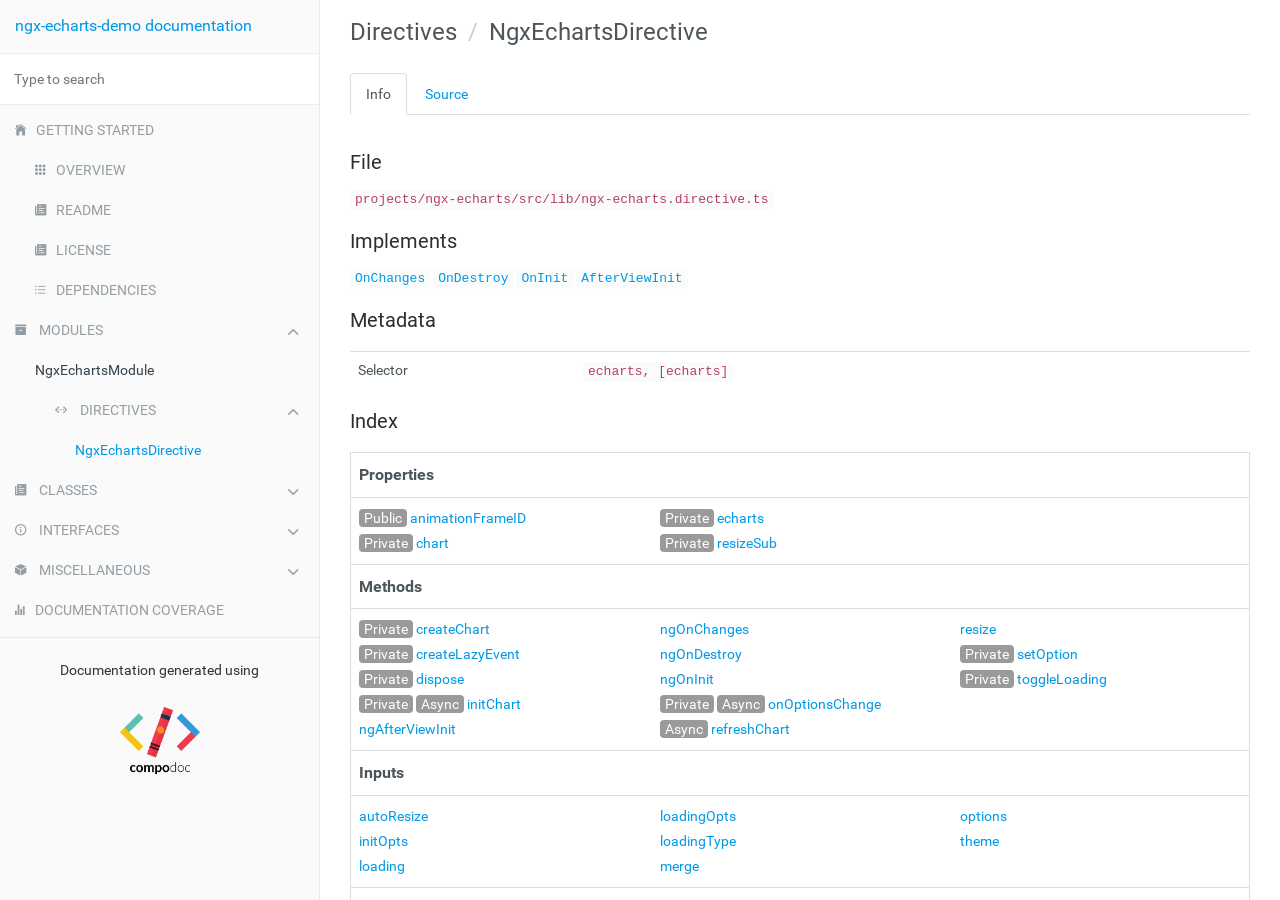
<file: api-doc/directives/NgxEchartsDirective.html>
<!doctype html>
<html class="no-js" lang="">
    <head>
        <meta charset="utf-8">
        <meta http-equiv="x-ua-compatible" content="ie=edge">
        <title>ngx-echarts-demo documentation</title>
        <meta name="description" content="">
        <meta name="viewport" content="width=device-width, initial-scale=1">

        <link rel="icon" type="image/x-icon" href="../images/favicon.ico">
	      <link rel="stylesheet" href="../styles/style.css">
        <link rel="stylesheet" href="../styles/stripe.css">
    </head>
    <body>

        <div class="navbar navbar-default navbar-fixed-top visible-xs">
            <a href="../" class="navbar-brand">ngx-echarts-demo documentation</a>
            <button type="button" class="btn btn-default btn-menu ion-ios-menu" id="btn-menu"></button>
        </div>

        <div class="xs-menu menu" id="mobile-menu">
                <div id="book-search-input" role="search"><input type="text" placeholder="Type to search"></div>            <compodoc-menu></compodoc-menu>
        </div>

        <div class="container-fluid main">
           <div class="row main">
               <div class="hidden-xs menu">
                   <compodoc-menu mode="normal"></compodoc-menu>
               </div>
               <!-- START CONTENT -->
               <div class="content directive">
                   <div class="content-data">






<ol class="breadcrumb">
  <li>Directives</li>
  <li>NgxEchartsDirective</li>
</ol>

<ul class="nav nav-tabs" role="tablist">
        <li class="active">
            <a href="#info" role="tab" id="info-tab" data-toggle="tab" data-link="info">Info</a>
        </li>
        <li >
            <a href="#source" role="tab" id="source-tab" data-toggle="tab" data-link="source">Source</a>
        </li>
</ul>

<div class="tab-content">
    <div class="tab-pane fade active in" id="c-info">
        <p class="comment">
            <h3>File</h3>
        </p>
        <p class="comment">
            <code>projects/ngx-echarts/src/lib/ngx-echarts.directive.ts</code>
        </p>


            <p class="comment">
                <h3>Implements</h3>
            </p>
            <p class="comment">
                            <code><a href="https://angular.io/api/core/OnChanges" target="_blank" >OnChanges</a></code>
                            <code><a href="https://angular.io/api/core/OnDestroy" target="_blank" >OnDestroy</a></code>
                            <code><a href="https://angular.io/api/core/OnInit" target="_blank" >OnInit</a></code>
                            <code><a href="https://angular.io/api/core/AfterViewInit" target="_blank" >AfterViewInit</a></code>
            </p>


        <section>
            <h3>Metadata</h3>
            <table class="table table-sm table-hover">
                <tbody>

                    <tr>
                        <td class="col-md-3">Selector</td>
                        <td class="col-md-9"><code>echarts, [echarts]</code></td>
                    </tr>

                </tbody>
            </table>
        </section>

            <section>
    <h3 id="index">Index</h3>
    <table class="table table-sm table-bordered index-table">
        <tbody>
                <tr>
                    <td class="col-md-4">
                        <h6><b>Properties</b></h6>
                    </td>
                </tr>
                <tr>
                    <td class="col-md-4">
                        <ul class="index-list">
                            <li>
                                    <span class="modifier">Public</span>
                                <a href="#animationFrameID">animationFrameID</a>
                            </li>
                            <li>
                                    <span class="modifier">Private</span>
                                <a href="#chart">chart</a>
                            </li>
                            <li>
                                    <span class="modifier">Private</span>
                                <a href="#echarts">echarts</a>
                            </li>
                            <li>
                                    <span class="modifier">Private</span>
                                <a href="#resizeSub">resizeSub</a>
                            </li>
                        </ul>
                    </td>
                </tr>

                <tr>
                    <td class="col-md-4">
                        <h6><b>Methods</b></h6>
                    </td>
                </tr>
                <tr>
                    <td class="col-md-4">
                        <ul class="index-list">
                            <li>
                                    <span class="modifier">Private</span>
                                <a href="#createChart">createChart</a>
                            </li>
                            <li>
                                    <span class="modifier">Private</span>
                                <a href="#createLazyEvent">createLazyEvent</a>
                            </li>
                            <li>
                                    <span class="modifier">Private</span>
                                <a href="#dispose">dispose</a>
                            </li>
                            <li>
                                    <span class="modifier">Private</span>
                                    <span class="modifier">Async</span>
                                <a href="#initChart">initChart</a>
                            </li>
                            <li>
                                <a href="#ngAfterViewInit">ngAfterViewInit</a>
                            </li>
                            <li>
                                <a href="#ngOnChanges">ngOnChanges</a>
                            </li>
                            <li>
                                <a href="#ngOnDestroy">ngOnDestroy</a>
                            </li>
                            <li>
                                <a href="#ngOnInit">ngOnInit</a>
                            </li>
                            <li>
                                    <span class="modifier">Private</span>
                                    <span class="modifier">Async</span>
                                <a href="#onOptionsChange">onOptionsChange</a>
                            </li>
                            <li>
                                    <span class="modifier">Async</span>
                                <a href="#refreshChart">refreshChart</a>
                            </li>
                            <li>
                                <a href="#resize">resize</a>
                            </li>
                            <li>
                                    <span class="modifier">Private</span>
                                <a href="#setOption">setOption</a>
                            </li>
                            <li>
                                    <span class="modifier">Private</span>
                                <a href="#toggleLoading">toggleLoading</a>
                            </li>
                        </ul>
                    </td>
                </tr>

                <tr>
                    <td class="col-md-4">
                        <h6><b>Inputs</b></h6>
                    </td>
                </tr>
                <tr>
                    <td class="col-md-4">
                        <ul class="index-list">
                            <li>
                                <a href="#autoResize">autoResize</a>
                            </li>
                            <li>
                                <a href="#initOpts">initOpts</a>
                            </li>
                            <li>
                                <a href="#loading">loading</a>
                            </li>
                            <li>
                                <a href="#loadingOpts">loadingOpts</a>
                            </li>
                            <li>
                                <a href="#loadingType">loadingType</a>
                            </li>
                            <li>
                                <a href="#merge">merge</a>
                            </li>
                            <li>
                                <a href="#options">options</a>
                            </li>
                            <li>
                                <a href="#theme">theme</a>
                            </li>
                        </ul>
                    </td>
                </tr>

                <tr>
                    <td class="col-md-4">
                        <h6><b>Outputs</b></h6>
                    </td>
                </tr>
                <tr>
                    <td class="col-md-4">
                        <ul class="index-list">
                            <li>
                                <a href="#chartAxisAreaSelected">chartAxisAreaSelected</a>
                            </li>
                            <li>
                                <a href="#chartBrush">chartBrush</a>
                            </li>
                            <li>
                                <a href="#chartBrushEnd">chartBrushEnd</a>
                            </li>
                            <li>
                                <a href="#chartBrushSelected">chartBrushSelected</a>
                            </li>
                            <li>
                                <a href="#chartClick">chartClick</a>
                            </li>
                            <li>
                                <a href="#chartContextMenu">chartContextMenu</a>
                            </li>
                            <li>
                                <a href="#chartDataRangeSelected">chartDataRangeSelected</a>
                            </li>
                            <li>
                                <a href="#chartDataViewChanged">chartDataViewChanged</a>
                            </li>
                            <li>
                                <a href="#chartDataZoom">chartDataZoom</a>
                            </li>
                            <li>
                                <a href="#chartDblClick">chartDblClick</a>
                            </li>
                            <li>
                                <a href="#chartFinished">chartFinished</a>
                            </li>
                            <li>
                                <a href="#chartFocusNodeAdjacency">chartFocusNodeAdjacency</a>
                            </li>
                            <li>
                                <a href="#chartGlobalOut">chartGlobalOut</a>
                            </li>
                            <li>
                                <a href="#chartInit">chartInit</a>
                            </li>
                            <li>
                                <a href="#chartLegendScroll">chartLegendScroll</a>
                            </li>
                            <li>
                                <a href="#chartLegendSelectChanged">chartLegendSelectChanged</a>
                            </li>
                            <li>
                                <a href="#chartLegendSelected">chartLegendSelected</a>
                            </li>
                            <li>
                                <a href="#chartLegendUnselected">chartLegendUnselected</a>
                            </li>
                            <li>
                                <a href="#chartMagicTypeChanged">chartMagicTypeChanged</a>
                            </li>
                            <li>
                                <a href="#chartMapSelectChanged">chartMapSelectChanged</a>
                            </li>
                            <li>
                                <a href="#chartMapSelected">chartMapSelected</a>
                            </li>
                            <li>
                                <a href="#chartMapUnselected">chartMapUnselected</a>
                            </li>
                            <li>
                                <a href="#chartMouseDown">chartMouseDown</a>
                            </li>
                            <li>
                                <a href="#chartMouseMove">chartMouseMove</a>
                            </li>
                            <li>
                                <a href="#chartMouseOut">chartMouseOut</a>
                            </li>
                            <li>
                                <a href="#chartMouseOver">chartMouseOver</a>
                            </li>
                            <li>
                                <a href="#chartMouseUp">chartMouseUp</a>
                            </li>
                            <li>
                                <a href="#chartPieSelectChanged">chartPieSelectChanged</a>
                            </li>
                            <li>
                                <a href="#chartPieSelected">chartPieSelected</a>
                            </li>
                            <li>
                                <a href="#chartPieUnselected">chartPieUnselected</a>
                            </li>
                            <li>
                                <a href="#chartRendered">chartRendered</a>
                            </li>
                            <li>
                                <a href="#chartRestore">chartRestore</a>
                            </li>
                            <li>
                                <a href="#chartTimelineChanged">chartTimelineChanged</a>
                            </li>
                            <li>
                                <a href="#chartTimelinePlayChanged">chartTimelinePlayChanged</a>
                            </li>
                            <li>
                                <a href="#chartUnfocusNodeAdjacency">chartUnfocusNodeAdjacency</a>
                            </li>
                            <li>
                                <a href="#optionsError">optionsError</a>
                            </li>
                        </ul>
                    </td>
                </tr>



        </tbody>
    </table>
</section>

            <section>
    <h3 id="constructor">Constructor</h3>
        <table class="table table-sm table-bordered">
            <tbody>
                <tr>
                    <td class="col-md-4">
<code>constructor(config: <a href="../interfaces/NgxEchartsConfig.html">NgxEchartsConfig</a>, el: <a href="https://angular.io/api/core/ElementRef" target="_blank">ElementRef</a>, ngZone: <a href="https://angular.io/api/core/NgZone" target="_blank">NgZone</a>)</code>
                    </td>
                </tr>
                        <tr>
                            <td class="col-md-4">
                                <div class="io-line">Defined in <a href="" data-line="91" class="link-to-prism">projects/ngx-echarts/src/lib/ngx-echarts.directive.ts:91</a></div>
                            </td>
                        </tr>

                <tr>
                    <td class="col-md-4">
                            <div>
                                    <b>Parameters :</b>
                                    <table class="params">
                                        <thead>
                                            <tr>
                                                <td>Name</td>
                                                    <td>Type</td>
                                                <td>Optional</td>
                                            </tr>
                                        </thead>
                                        <tbody>
                                                <tr>
                                                        <td>config</td>
                                                  
                                                        <td>
                                                                        <code><a href="../interfaces/NgxEchartsConfig.html" target="_self" >NgxEchartsConfig</a></code>
                                                        </td>
                                                  
                                                    <td>
                                                            No
                                                    </td>
                                                    
                                                </tr>
                                                <tr>
                                                        <td>el</td>
                                                  
                                                        <td>
                                                                        <code><a href="https://angular.io/api/core/ElementRef" target="_blank" >ElementRef</a></code>
                                                        </td>
                                                  
                                                    <td>
                                                            No
                                                    </td>
                                                    
                                                </tr>
                                                <tr>
                                                        <td>ngZone</td>
                                                  
                                                        <td>
                                                                        <code><a href="https://angular.io/api/core/NgZone" target="_blank" >NgZone</a></code>
                                                        </td>
                                                  
                                                    <td>
                                                            No
                                                    </td>
                                                    
                                                </tr>
                                        </tbody>
                                    </table>
                            </div>
                    </td>
                </tr>
            </tbody>
        </table>
</section>

            <section>
    <h3 id="inputs">Inputs</h3>
        <table class="table table-sm table-bordered">
            <tbody>
                <tr>
                    <td class="col-md-4">
                        <a name="autoResize"></a>
                        <b>autoResize</b>
                    </td>
                </tr>
                <tr>
                    <td class="col-md-4">
                        <i>Default value : </i><code>true</code>
                    </td>
                </tr>
                        <tr>
                            <td class="col-md-2" colspan="2">
                                    <div class="io-line">Defined in <a href="" data-line="42" class="link-to-prism">projects/ngx-echarts/src/lib/ngx-echarts.directive.ts:42</a></div>
                            </td>
                        </tr>
            </tbody>
        </table>
        <table class="table table-sm table-bordered">
            <tbody>
                <tr>
                    <td class="col-md-4">
                        <a name="initOpts"></a>
                        <b>initOpts</b>
                    </td>
                </tr>
                <tr>
                    <td class="col-md-4">
                        <i>Type : </i>    <code>literal type</code>

                    </td>
                </tr>
                        <tr>
                            <td class="col-md-2" colspan="2">
                                    <div class="io-line">Defined in <a href="" data-line="35" class="link-to-prism">projects/ngx-echarts/src/lib/ngx-echarts.directive.ts:35</a></div>
                            </td>
                        </tr>
            </tbody>
        </table>
        <table class="table table-sm table-bordered">
            <tbody>
                <tr>
                    <td class="col-md-4">
                        <a name="loading"></a>
                        <b>loading</b>
                    </td>
                </tr>
                <tr>
                    <td class="col-md-4">
                        <i>Type : </i>        <code><a href="https://developer.mozilla.org/en-US/docs/Web/JavaScript/Reference/Global_Objects/boolean" target="_blank" >boolean</a></code>

                    </td>
                </tr>
                        <tr>
                            <td class="col-md-2" colspan="2">
                                    <div class="io-line">Defined in <a href="" data-line="34" class="link-to-prism">projects/ngx-echarts/src/lib/ngx-echarts.directive.ts:34</a></div>
                            </td>
                        </tr>
            </tbody>
        </table>
        <table class="table table-sm table-bordered">
            <tbody>
                <tr>
                    <td class="col-md-4">
                        <a name="loadingOpts"></a>
                        <b>loadingOpts</b>
                    </td>
                </tr>
                <tr>
                    <td class="col-md-4">
                        <i>Type : </i>        <code><a href="https://developer.mozilla.org/en-US/docs/Web/JavaScript/Reference/Global_Objects/object" target="_blank" >object</a></code>

                    </td>
                </tr>
                        <tr>
                            <td class="col-md-2" colspan="2">
                                    <div class="io-line">Defined in <a href="" data-line="44" class="link-to-prism">projects/ngx-echarts/src/lib/ngx-echarts.directive.ts:44</a></div>
                            </td>
                        </tr>
            </tbody>
        </table>
        <table class="table table-sm table-bordered">
            <tbody>
                <tr>
                    <td class="col-md-4">
                        <a name="loadingType"></a>
                        <b>loadingType</b>
                    </td>
                </tr>
                <tr>
                    <td class="col-md-4">
                        <i>Default value : </i><code>&#x27;default&#x27;</code>
                    </td>
                </tr>
                        <tr>
                            <td class="col-md-2" colspan="2">
                                    <div class="io-line">Defined in <a href="" data-line="43" class="link-to-prism">projects/ngx-echarts/src/lib/ngx-echarts.directive.ts:43</a></div>
                            </td>
                        </tr>
            </tbody>
        </table>
        <table class="table table-sm table-bordered">
            <tbody>
                <tr>
                    <td class="col-md-4">
                        <a name="merge"></a>
                        <b>merge</b>
                    </td>
                </tr>
                <tr>
                    <td class="col-md-4">
                        <i>Type : </i>        <code><a href="https://www.typescriptlang.org/docs/handbook/basic-types.html" target="_blank" >any</a></code>

                    </td>
                </tr>
                        <tr>
                            <td class="col-md-2" colspan="2">
                                    <div class="io-line">Defined in <a href="" data-line="41" class="link-to-prism">projects/ngx-echarts/src/lib/ngx-echarts.directive.ts:41</a></div>
                            </td>
                        </tr>
            </tbody>
        </table>
        <table class="table table-sm table-bordered">
            <tbody>
                <tr>
                    <td class="col-md-4">
                        <a name="options"></a>
                        <b>options</b>
                    </td>
                </tr>
                <tr>
                    <td class="col-md-4">
                        <i>Type : </i>        <code><a href="https://www.typescriptlang.org/docs/handbook/basic-types.html" target="_blank" >any</a></code>

                    </td>
                </tr>
                        <tr>
                            <td class="col-md-2" colspan="2">
                                    <div class="io-line">Defined in <a href="" data-line="32" class="link-to-prism">projects/ngx-echarts/src/lib/ngx-echarts.directive.ts:32</a></div>
                            </td>
                        </tr>
            </tbody>
        </table>
        <table class="table table-sm table-bordered">
            <tbody>
                <tr>
                    <td class="col-md-4">
                        <a name="theme"></a>
                        <b>theme</b>
                    </td>
                </tr>
                <tr>
                    <td class="col-md-4">
                        <i>Type : </i>        <code><a href="https://developer.mozilla.org/en-US/docs/Web/JavaScript/Reference/Global_Objects/string" target="_blank" >string</a></code>

                    </td>
                </tr>
                        <tr>
                            <td class="col-md-2" colspan="2">
                                    <div class="io-line">Defined in <a href="" data-line="33" class="link-to-prism">projects/ngx-echarts/src/lib/ngx-echarts.directive.ts:33</a></div>
                            </td>
                        </tr>
            </tbody>
        </table>
</section>
            <section>
    <h3 id="outputs">Outputs</h3>
        <table class="table table-sm table-bordered">
            <tbody>
                <tr>
                    <td class="col-md-4">
                        <a name="chartAxisAreaSelected"></a>
                        <b>chartAxisAreaSelected</b>
                    </td>
                </tr>
                        <tr>
                            <td class="col-md-2" colspan="2">
                                    <div class="io-line">Defined in <a href="" data-line="79" class="link-to-prism">projects/ngx-echarts/src/lib/ngx-echarts.directive.ts:79</a></div>
                            </td>
                        </tr>
            </tbody>
        </table>
        <table class="table table-sm table-bordered">
            <tbody>
                <tr>
                    <td class="col-md-4">
                        <a name="chartBrush"></a>
                        <b>chartBrush</b>
                    </td>
                </tr>
                        <tr>
                            <td class="col-md-2" colspan="2">
                                    <div class="io-line">Defined in <a href="" data-line="82" class="link-to-prism">projects/ngx-echarts/src/lib/ngx-echarts.directive.ts:82</a></div>
                            </td>
                        </tr>
            </tbody>
        </table>
        <table class="table table-sm table-bordered">
            <tbody>
                <tr>
                    <td class="col-md-4">
                        <a name="chartBrushEnd"></a>
                        <b>chartBrushEnd</b>
                    </td>
                </tr>
                        <tr>
                            <td class="col-md-2" colspan="2">
                                    <div class="io-line">Defined in <a href="" data-line="83" class="link-to-prism">projects/ngx-echarts/src/lib/ngx-echarts.directive.ts:83</a></div>
                            </td>
                        </tr>
            </tbody>
        </table>
        <table class="table table-sm table-bordered">
            <tbody>
                <tr>
                    <td class="col-md-4">
                        <a name="chartBrushSelected"></a>
                        <b>chartBrushSelected</b>
                    </td>
                </tr>
                        <tr>
                            <td class="col-md-2" colspan="2">
                                    <div class="io-line">Defined in <a href="" data-line="84" class="link-to-prism">projects/ngx-echarts/src/lib/ngx-echarts.directive.ts:84</a></div>
                            </td>
                        </tr>
            </tbody>
        </table>
        <table class="table table-sm table-bordered">
            <tbody>
                <tr>
                    <td class="col-md-4">
                        <a name="chartClick"></a>
                        <b>chartClick</b>
                    </td>
                </tr>
                        <tr>
                            <td class="col-md-2" colspan="2">
                                    <div class="io-line">Defined in <a href="" data-line="51" class="link-to-prism">projects/ngx-echarts/src/lib/ngx-echarts.directive.ts:51</a></div>
                            </td>
                        </tr>
            </tbody>
        </table>
        <table class="table table-sm table-bordered">
            <tbody>
                <tr>
                    <td class="col-md-4">
                        <a name="chartContextMenu"></a>
                        <b>chartContextMenu</b>
                    </td>
                </tr>
                        <tr>
                            <td class="col-md-2" colspan="2">
                                    <div class="io-line">Defined in <a href="" data-line="59" class="link-to-prism">projects/ngx-echarts/src/lib/ngx-echarts.directive.ts:59</a></div>
                            </td>
                        </tr>
            </tbody>
        </table>
        <table class="table table-sm table-bordered">
            <tbody>
                <tr>
                    <td class="col-md-4">
                        <a name="chartDataRangeSelected"></a>
                        <b>chartDataRangeSelected</b>
                    </td>
                </tr>
                        <tr>
                            <td class="col-md-2" colspan="2">
                                    <div class="io-line">Defined in <a href="" data-line="67" class="link-to-prism">projects/ngx-echarts/src/lib/ngx-echarts.directive.ts:67</a></div>
                            </td>
                        </tr>
            </tbody>
        </table>
        <table class="table table-sm table-bordered">
            <tbody>
                <tr>
                    <td class="col-md-4">
                        <a name="chartDataViewChanged"></a>
                        <b>chartDataViewChanged</b>
                    </td>
                </tr>
                        <tr>
                            <td class="col-md-2" colspan="2">
                                    <div class="io-line">Defined in <a href="" data-line="71" class="link-to-prism">projects/ngx-echarts/src/lib/ngx-echarts.directive.ts:71</a></div>
                            </td>
                        </tr>
            </tbody>
        </table>
        <table class="table table-sm table-bordered">
            <tbody>
                <tr>
                    <td class="col-md-4">
                        <a name="chartDataZoom"></a>
                        <b>chartDataZoom</b>
                    </td>
                </tr>
                        <tr>
                            <td class="col-md-2" colspan="2">
                                    <div class="io-line">Defined in <a href="" data-line="66" class="link-to-prism">projects/ngx-echarts/src/lib/ngx-echarts.directive.ts:66</a></div>
                            </td>
                        </tr>
            </tbody>
        </table>
        <table class="table table-sm table-bordered">
            <tbody>
                <tr>
                    <td class="col-md-4">
                        <a name="chartDblClick"></a>
                        <b>chartDblClick</b>
                    </td>
                </tr>
                        <tr>
                            <td class="col-md-2" colspan="2">
                                    <div class="io-line">Defined in <a href="" data-line="52" class="link-to-prism">projects/ngx-echarts/src/lib/ngx-echarts.directive.ts:52</a></div>
                            </td>
                        </tr>
            </tbody>
        </table>
        <table class="table table-sm table-bordered">
            <tbody>
                <tr>
                    <td class="col-md-4">
                        <a name="chartFinished"></a>
                        <b>chartFinished</b>
                    </td>
                </tr>
                        <tr>
                            <td class="col-md-2" colspan="2">
                                    <div class="io-line">Defined in <a href="" data-line="86" class="link-to-prism">projects/ngx-echarts/src/lib/ngx-echarts.directive.ts:86</a></div>
                            </td>
                        </tr>
            </tbody>
        </table>
        <table class="table table-sm table-bordered">
            <tbody>
                <tr>
                    <td class="col-md-4">
                        <a name="chartFocusNodeAdjacency"></a>
                        <b>chartFocusNodeAdjacency</b>
                    </td>
                </tr>
                        <tr>
                            <td class="col-md-2" colspan="2">
                                    <div class="io-line">Defined in <a href="" data-line="80" class="link-to-prism">projects/ngx-echarts/src/lib/ngx-echarts.directive.ts:80</a></div>
                            </td>
                        </tr>
            </tbody>
        </table>
        <table class="table table-sm table-bordered">
            <tbody>
                <tr>
                    <td class="col-md-4">
                        <a name="chartGlobalOut"></a>
                        <b>chartGlobalOut</b>
                    </td>
                </tr>
                        <tr>
                            <td class="col-md-2" colspan="2">
                                    <div class="io-line">Defined in <a href="" data-line="58" class="link-to-prism">projects/ngx-echarts/src/lib/ngx-echarts.directive.ts:58</a></div>
                            </td>
                        </tr>
            </tbody>
        </table>
        <table class="table table-sm table-bordered">
            <tbody>
                <tr>
                    <td class="col-md-4">
                        <a name="chartInit"></a>
                        <b>chartInit</b>
                    </td>
                </tr>
                <tr>
                    <td class="col-md-4">
                        <i>Type : </i>        <code><a href="https://angular.io/api/core/EventEmitter" target="_blank" >EventEmitter</a></code>

                    </td>
                </tr>
                        <tr>
                            <td class="col-md-2" colspan="2">
                                    <div class="io-line">Defined in <a href="" data-line="47" class="link-to-prism">projects/ngx-echarts/src/lib/ngx-echarts.directive.ts:47</a></div>
                            </td>
                        </tr>
            </tbody>
        </table>
        <table class="table table-sm table-bordered">
            <tbody>
                <tr>
                    <td class="col-md-4">
                        <a name="chartLegendScroll"></a>
                        <b>chartLegendScroll</b>
                    </td>
                </tr>
                        <tr>
                            <td class="col-md-2" colspan="2">
                                    <div class="io-line">Defined in <a href="" data-line="65" class="link-to-prism">projects/ngx-echarts/src/lib/ngx-echarts.directive.ts:65</a></div>
                            </td>
                        </tr>
            </tbody>
        </table>
        <table class="table table-sm table-bordered">
            <tbody>
                <tr>
                    <td class="col-md-4">
                        <a name="chartLegendSelectChanged"></a>
                        <b>chartLegendSelectChanged</b>
                    </td>
                </tr>
                        <tr>
                            <td class="col-md-2" colspan="2">
                                    <div class="io-line">Defined in <a href="" data-line="62" class="link-to-prism">projects/ngx-echarts/src/lib/ngx-echarts.directive.ts:62</a></div>
                            </td>
                        </tr>
            </tbody>
        </table>
        <table class="table table-sm table-bordered">
            <tbody>
                <tr>
                    <td class="col-md-4">
                        <a name="chartLegendSelected"></a>
                        <b>chartLegendSelected</b>
                    </td>
                </tr>
                        <tr>
                            <td class="col-md-2" colspan="2">
                                    <div class="io-line">Defined in <a href="" data-line="63" class="link-to-prism">projects/ngx-echarts/src/lib/ngx-echarts.directive.ts:63</a></div>
                            </td>
                        </tr>
            </tbody>
        </table>
        <table class="table table-sm table-bordered">
            <tbody>
                <tr>
                    <td class="col-md-4">
                        <a name="chartLegendUnselected"></a>
                        <b>chartLegendUnselected</b>
                    </td>
                </tr>
                        <tr>
                            <td class="col-md-2" colspan="2">
                                    <div class="io-line">Defined in <a href="" data-line="64" class="link-to-prism">projects/ngx-echarts/src/lib/ngx-echarts.directive.ts:64</a></div>
                            </td>
                        </tr>
            </tbody>
        </table>
        <table class="table table-sm table-bordered">
            <tbody>
                <tr>
                    <td class="col-md-4">
                        <a name="chartMagicTypeChanged"></a>
                        <b>chartMagicTypeChanged</b>
                    </td>
                </tr>
                        <tr>
                            <td class="col-md-2" colspan="2">
                                    <div class="io-line">Defined in <a href="" data-line="72" class="link-to-prism">projects/ngx-echarts/src/lib/ngx-echarts.directive.ts:72</a></div>
                            </td>
                        </tr>
            </tbody>
        </table>
        <table class="table table-sm table-bordered">
            <tbody>
                <tr>
                    <td class="col-md-4">
                        <a name="chartMapSelectChanged"></a>
                        <b>chartMapSelectChanged</b>
                    </td>
                </tr>
                        <tr>
                            <td class="col-md-2" colspan="2">
                                    <div class="io-line">Defined in <a href="" data-line="76" class="link-to-prism">projects/ngx-echarts/src/lib/ngx-echarts.directive.ts:76</a></div>
                            </td>
                        </tr>
            </tbody>
        </table>
        <table class="table table-sm table-bordered">
            <tbody>
                <tr>
                    <td class="col-md-4">
                        <a name="chartMapSelected"></a>
                        <b>chartMapSelected</b>
                    </td>
                </tr>
                        <tr>
                            <td class="col-md-2" colspan="2">
                                    <div class="io-line">Defined in <a href="" data-line="77" class="link-to-prism">projects/ngx-echarts/src/lib/ngx-echarts.directive.ts:77</a></div>
                            </td>
                        </tr>
            </tbody>
        </table>
        <table class="table table-sm table-bordered">
            <tbody>
                <tr>
                    <td class="col-md-4">
                        <a name="chartMapUnselected"></a>
                        <b>chartMapUnselected</b>
                    </td>
                </tr>
                        <tr>
                            <td class="col-md-2" colspan="2">
                                    <div class="io-line">Defined in <a href="" data-line="78" class="link-to-prism">projects/ngx-echarts/src/lib/ngx-echarts.directive.ts:78</a></div>
                            </td>
                        </tr>
            </tbody>
        </table>
        <table class="table table-sm table-bordered">
            <tbody>
                <tr>
                    <td class="col-md-4">
                        <a name="chartMouseDown"></a>
                        <b>chartMouseDown</b>
                    </td>
                </tr>
                        <tr>
                            <td class="col-md-2" colspan="2">
                                    <div class="io-line">Defined in <a href="" data-line="53" class="link-to-prism">projects/ngx-echarts/src/lib/ngx-echarts.directive.ts:53</a></div>
                            </td>
                        </tr>
            </tbody>
        </table>
        <table class="table table-sm table-bordered">
            <tbody>
                <tr>
                    <td class="col-md-4">
                        <a name="chartMouseMove"></a>
                        <b>chartMouseMove</b>
                    </td>
                </tr>
                        <tr>
                            <td class="col-md-2" colspan="2">
                                    <div class="io-line">Defined in <a href="" data-line="54" class="link-to-prism">projects/ngx-echarts/src/lib/ngx-echarts.directive.ts:54</a></div>
                            </td>
                        </tr>
            </tbody>
        </table>
        <table class="table table-sm table-bordered">
            <tbody>
                <tr>
                    <td class="col-md-4">
                        <a name="chartMouseOut"></a>
                        <b>chartMouseOut</b>
                    </td>
                </tr>
                        <tr>
                            <td class="col-md-2" colspan="2">
                                    <div class="io-line">Defined in <a href="" data-line="57" class="link-to-prism">projects/ngx-echarts/src/lib/ngx-echarts.directive.ts:57</a></div>
                            </td>
                        </tr>
            </tbody>
        </table>
        <table class="table table-sm table-bordered">
            <tbody>
                <tr>
                    <td class="col-md-4">
                        <a name="chartMouseOver"></a>
                        <b>chartMouseOver</b>
                    </td>
                </tr>
                        <tr>
                            <td class="col-md-2" colspan="2">
                                    <div class="io-line">Defined in <a href="" data-line="56" class="link-to-prism">projects/ngx-echarts/src/lib/ngx-echarts.directive.ts:56</a></div>
                            </td>
                        </tr>
            </tbody>
        </table>
        <table class="table table-sm table-bordered">
            <tbody>
                <tr>
                    <td class="col-md-4">
                        <a name="chartMouseUp"></a>
                        <b>chartMouseUp</b>
                    </td>
                </tr>
                        <tr>
                            <td class="col-md-2" colspan="2">
                                    <div class="io-line">Defined in <a href="" data-line="55" class="link-to-prism">projects/ngx-echarts/src/lib/ngx-echarts.directive.ts:55</a></div>
                            </td>
                        </tr>
            </tbody>
        </table>
        <table class="table table-sm table-bordered">
            <tbody>
                <tr>
                    <td class="col-md-4">
                        <a name="chartPieSelectChanged"></a>
                        <b>chartPieSelectChanged</b>
                    </td>
                </tr>
                        <tr>
                            <td class="col-md-2" colspan="2">
                                    <div class="io-line">Defined in <a href="" data-line="73" class="link-to-prism">projects/ngx-echarts/src/lib/ngx-echarts.directive.ts:73</a></div>
                            </td>
                        </tr>
            </tbody>
        </table>
        <table class="table table-sm table-bordered">
            <tbody>
                <tr>
                    <td class="col-md-4">
                        <a name="chartPieSelected"></a>
                        <b>chartPieSelected</b>
                    </td>
                </tr>
                        <tr>
                            <td class="col-md-2" colspan="2">
                                    <div class="io-line">Defined in <a href="" data-line="74" class="link-to-prism">projects/ngx-echarts/src/lib/ngx-echarts.directive.ts:74</a></div>
                            </td>
                        </tr>
            </tbody>
        </table>
        <table class="table table-sm table-bordered">
            <tbody>
                <tr>
                    <td class="col-md-4">
                        <a name="chartPieUnselected"></a>
                        <b>chartPieUnselected</b>
                    </td>
                </tr>
                        <tr>
                            <td class="col-md-2" colspan="2">
                                    <div class="io-line">Defined in <a href="" data-line="75" class="link-to-prism">projects/ngx-echarts/src/lib/ngx-echarts.directive.ts:75</a></div>
                            </td>
                        </tr>
            </tbody>
        </table>
        <table class="table table-sm table-bordered">
            <tbody>
                <tr>
                    <td class="col-md-4">
                        <a name="chartRendered"></a>
                        <b>chartRendered</b>
                    </td>
                </tr>
                        <tr>
                            <td class="col-md-2" colspan="2">
                                    <div class="io-line">Defined in <a href="" data-line="85" class="link-to-prism">projects/ngx-echarts/src/lib/ngx-echarts.directive.ts:85</a></div>
                            </td>
                        </tr>
            </tbody>
        </table>
        <table class="table table-sm table-bordered">
            <tbody>
                <tr>
                    <td class="col-md-4">
                        <a name="chartRestore"></a>
                        <b>chartRestore</b>
                    </td>
                </tr>
                        <tr>
                            <td class="col-md-2" colspan="2">
                                    <div class="io-line">Defined in <a href="" data-line="70" class="link-to-prism">projects/ngx-echarts/src/lib/ngx-echarts.directive.ts:70</a></div>
                            </td>
                        </tr>
            </tbody>
        </table>
        <table class="table table-sm table-bordered">
            <tbody>
                <tr>
                    <td class="col-md-4">
                        <a name="chartTimelineChanged"></a>
                        <b>chartTimelineChanged</b>
                    </td>
                </tr>
                        <tr>
                            <td class="col-md-2" colspan="2">
                                    <div class="io-line">Defined in <a href="" data-line="68" class="link-to-prism">projects/ngx-echarts/src/lib/ngx-echarts.directive.ts:68</a></div>
                            </td>
                        </tr>
            </tbody>
        </table>
        <table class="table table-sm table-bordered">
            <tbody>
                <tr>
                    <td class="col-md-4">
                        <a name="chartTimelinePlayChanged"></a>
                        <b>chartTimelinePlayChanged</b>
                    </td>
                </tr>
                        <tr>
                            <td class="col-md-2" colspan="2">
                                    <div class="io-line">Defined in <a href="" data-line="69" class="link-to-prism">projects/ngx-echarts/src/lib/ngx-echarts.directive.ts:69</a></div>
                            </td>
                        </tr>
            </tbody>
        </table>
        <table class="table table-sm table-bordered">
            <tbody>
                <tr>
                    <td class="col-md-4">
                        <a name="chartUnfocusNodeAdjacency"></a>
                        <b>chartUnfocusNodeAdjacency</b>
                    </td>
                </tr>
                        <tr>
                            <td class="col-md-2" colspan="2">
                                    <div class="io-line">Defined in <a href="" data-line="81" class="link-to-prism">projects/ngx-echarts/src/lib/ngx-echarts.directive.ts:81</a></div>
                            </td>
                        </tr>
            </tbody>
        </table>
        <table class="table table-sm table-bordered">
            <tbody>
                <tr>
                    <td class="col-md-4">
                        <a name="optionsError"></a>
                        <b>optionsError</b>
                    </td>
                </tr>
                <tr>
                    <td class="col-md-4">
                        <i>Type : </i>        <code><a href="https://angular.io/api/core/EventEmitter" target="_blank" >EventEmitter</a></code>

                    </td>
                </tr>
                        <tr>
                            <td class="col-md-2" colspan="2">
                                    <div class="io-line">Defined in <a href="" data-line="48" class="link-to-prism">projects/ngx-echarts/src/lib/ngx-echarts.directive.ts:48</a></div>
                            </td>
                        </tr>
            </tbody>
        </table>
</section>


            <section>
    
    <h3 id="methods">
        Methods
    </h3>
    <table class="table table-sm table-bordered">
        <tbody>
            <tr>
                <td class="col-md-4">
                    <a name="createChart"></a>
                    <span class="name">
                        <b>
                            <span class="modifier">Private</span>
                            createChart
                        </b>
                        <a href="#createChart"><span class="icon ion-ios-link"></span></a>
                    </span>
                </td>
            </tr>
            <tr>
                <td class="col-md-4">
                    <span class="modifier-icon icon ion-ios-reset"></span>
                    <code>createChart()</code>
                </td>
            </tr>


            <tr>
                <td class="col-md-4">
                    <div class="io-line">Defined in <a href="" data-line="175"
                            class="link-to-prism">projects/ngx-echarts/src/lib/ngx-echarts.directive.ts:175</a></div>
                </td>
            </tr>


            <tr>
                <td class="col-md-4">

                    <div class="io-description">
                        <b>Returns : </b>        <code><a href="https://www.typescriptlang.org/docs/handbook/basic-types.html" target="_blank" >any</a></code>

                    </div>
                </td>
            </tr>
        </tbody>
    </table>
    <table class="table table-sm table-bordered">
        <tbody>
            <tr>
                <td class="col-md-4">
                    <a name="createLazyEvent"></a>
                    <span class="name">
                        <b>
                            <span class="modifier">Private</span>
                            createLazyEvent
                        </b>
                        <a href="#createLazyEvent"><span class="icon ion-ios-link"></span></a>
                    </span>
                </td>
            </tr>
            <tr>
                <td class="col-md-4">
                    <span class="modifier-icon icon ion-ios-reset"></span>
                    <code>createLazyEvent(eventName: <a href="https://developer.mozilla.org/en-US/docs/Web/JavaScript/Reference/Global_Objects/string" target="_blank">string</a>)</code>
                </td>
            </tr>


            <tr>
                <td class="col-md-4">
                    <div class="io-line">Defined in <a href="" data-line="219"
                            class="link-to-prism">projects/ngx-echarts/src/lib/ngx-echarts.directive.ts:219</a></div>
                </td>
            </tr>

            <tr>
                <td class="col-md-4">
                    <b>Type parameters :</b>
                    <ul class="type-parameters">
                        <li>T</li>
                    </ul>
                </td>
            </tr>

            <tr>
                <td class="col-md-4">

                    <div class="io-description">
                        <b>Parameters :</b>
                        <table class="params">
                            <thead>
                                <tr>
                                    <td>Name</td>
                                    <td>Type</td>
                                    <td>Optional</td>
                                </tr>
                            </thead>
                            <tbody>
                                <tr>
                                    <td>eventName</td>
                                    <td>
                                                <code><a href="https://developer.mozilla.org/en-US/docs/Web/JavaScript/Reference/Global_Objects/string" target="_blank" >string</a></code>
                                    </td>

                                    <td>
                                        No
                                    </td>


                                </tr>
                            </tbody>
                        </table>
                    </div>
                    <div>
                    </div>
                    <div class="io-description">
                        <b>Returns : </b>    <code>EventEmitter&lt;T&gt;</code>

                    </div>
                    <div class="io-description">
                        
                    </div>
                </td>
            </tr>
        </tbody>
    </table>
    <table class="table table-sm table-bordered">
        <tbody>
            <tr>
                <td class="col-md-4">
                    <a name="dispose"></a>
                    <span class="name">
                        <b>
                            <span class="modifier">Private</span>
                            dispose
                        </b>
                        <a href="#dispose"><span class="icon ion-ios-link"></span></a>
                    </span>
                </td>
            </tr>
            <tr>
                <td class="col-md-4">
                    <span class="modifier-icon icon ion-ios-reset"></span>
                    <code>dispose()</code>
                </td>
            </tr>


            <tr>
                <td class="col-md-4">
                    <div class="io-line">Defined in <a href="" data-line="130"
                            class="link-to-prism">projects/ngx-echarts/src/lib/ngx-echarts.directive.ts:130</a></div>
                </td>
            </tr>


            <tr>
                <td class="col-md-4">

                    <div class="io-description">
                        <b>Returns : </b>        <code><a href="https://www.typescriptlang.org/docs/handbook/basic-types.html" target="_blank" >void</a></code>

                    </div>
                </td>
            </tr>
        </tbody>
    </table>
    <table class="table table-sm table-bordered">
        <tbody>
            <tr>
                <td class="col-md-4">
                    <a name="initChart"></a>
                    <span class="name">
                        <b>
                            <span class="modifier">Private</span>
                            <span class="modifier">Async</span>
                            initChart
                        </b>
                        <a href="#initChart"><span class="icon ion-ios-link"></span></a>
                    </span>
                </td>
            </tr>
            <tr>
                <td class="col-md-4">
                    <span class="modifier-icon icon ion-ios-reset"></span>
                    <code>initChart()</code>
                </td>
            </tr>


            <tr>
                <td class="col-md-4">
                    <div class="io-line">Defined in <a href="" data-line="195"
                            class="link-to-prism">projects/ngx-echarts/src/lib/ngx-echarts.directive.ts:195</a></div>
                </td>
            </tr>


            <tr>
                <td class="col-md-4">

                    <div class="io-description">
                        <b>Returns : </b>        <code><a href="https://www.typescriptlang.org/docs/handbook/basic-types.html" target="_blank" >any</a></code>

                    </div>
                </td>
            </tr>
        </tbody>
    </table>
    <table class="table table-sm table-bordered">
        <tbody>
            <tr>
                <td class="col-md-4">
                    <a name="ngAfterViewInit"></a>
                    <span class="name">
                        <b>
                            ngAfterViewInit
                        </b>
                        <a href="#ngAfterViewInit"><span class="icon ion-ios-link"></span></a>
                    </span>
                </td>
            </tr>
            <tr>
                <td class="col-md-4">
<code>ngAfterViewInit()</code>
                </td>
            </tr>


            <tr>
                <td class="col-md-4">
                    <div class="io-line">Defined in <a href="" data-line="126"
                            class="link-to-prism">projects/ngx-echarts/src/lib/ngx-echarts.directive.ts:126</a></div>
                </td>
            </tr>


            <tr>
                <td class="col-md-4">

                    <div class="io-description">
                        <b>Returns : </b>        <code><a href="https://www.typescriptlang.org/docs/handbook/basic-types.html" target="_blank" >void</a></code>

                    </div>
                </td>
            </tr>
        </tbody>
    </table>
    <table class="table table-sm table-bordered">
        <tbody>
            <tr>
                <td class="col-md-4">
                    <a name="ngOnChanges"></a>
                    <span class="name">
                        <b>
                            ngOnChanges
                        </b>
                        <a href="#ngOnChanges"><span class="icon ion-ios-link"></span></a>
                    </span>
                </td>
            </tr>
            <tr>
                <td class="col-md-4">
<code>ngOnChanges(changes: <a href="https://angular.io/api/core/SimpleChanges" target="_blank">SimpleChanges</a>)</code>
                </td>
            </tr>


            <tr>
                <td class="col-md-4">
                    <div class="io-line">Defined in <a href="" data-line="101"
                            class="link-to-prism">projects/ngx-echarts/src/lib/ngx-echarts.directive.ts:101</a></div>
                </td>
            </tr>


            <tr>
                <td class="col-md-4">

                    <div class="io-description">
                        <b>Parameters :</b>
                        <table class="params">
                            <thead>
                                <tr>
                                    <td>Name</td>
                                    <td>Type</td>
                                    <td>Optional</td>
                                </tr>
                            </thead>
                            <tbody>
                                <tr>
                                    <td>changes</td>
                                    <td>
                                                <code><a href="https://angular.io/api/core/SimpleChanges" target="_blank" >SimpleChanges</a></code>
                                    </td>

                                    <td>
                                        No
                                    </td>


                                </tr>
                            </tbody>
                        </table>
                    </div>
                    <div>
                    </div>
                    <div class="io-description">
                        <b>Returns : </b>        <code><a href="https://www.typescriptlang.org/docs/handbook/basic-types.html" target="_blank" >void</a></code>

                    </div>
                    <div class="io-description">
                        
                    </div>
                </td>
            </tr>
        </tbody>
    </table>
    <table class="table table-sm table-bordered">
        <tbody>
            <tr>
                <td class="col-md-4">
                    <a name="ngOnDestroy"></a>
                    <span class="name">
                        <b>
                            ngOnDestroy
                        </b>
                        <a href="#ngOnDestroy"><span class="icon ion-ios-link"></span></a>
                    </span>
                </td>
            </tr>
            <tr>
                <td class="col-md-4">
<code>ngOnDestroy()</code>
                </td>
            </tr>


            <tr>
                <td class="col-md-4">
                    <div class="io-line">Defined in <a href="" data-line="118"
                            class="link-to-prism">projects/ngx-echarts/src/lib/ngx-echarts.directive.ts:118</a></div>
                </td>
            </tr>


            <tr>
                <td class="col-md-4">

                    <div class="io-description">
                        <b>Returns : </b>        <code><a href="https://www.typescriptlang.org/docs/handbook/basic-types.html" target="_blank" >void</a></code>

                    </div>
                </td>
            </tr>
        </tbody>
    </table>
    <table class="table table-sm table-bordered">
        <tbody>
            <tr>
                <td class="col-md-4">
                    <a name="ngOnInit"></a>
                    <span class="name">
                        <b>
                            ngOnInit
                        </b>
                        <a href="#ngOnInit"><span class="icon ion-ios-link"></span></a>
                    </span>
                </td>
            </tr>
            <tr>
                <td class="col-md-4">
<code>ngOnInit()</code>
                </td>
            </tr>


            <tr>
                <td class="col-md-4">
                    <div class="io-line">Defined in <a href="" data-line="109"
                            class="link-to-prism">projects/ngx-echarts/src/lib/ngx-echarts.directive.ts:109</a></div>
                </td>
            </tr>


            <tr>
                <td class="col-md-4">

                    <div class="io-description">
                        <b>Returns : </b>        <code><a href="https://www.typescriptlang.org/docs/handbook/basic-types.html" target="_blank" >void</a></code>

                    </div>
                </td>
            </tr>
        </tbody>
    </table>
    <table class="table table-sm table-bordered">
        <tbody>
            <tr>
                <td class="col-md-4">
                    <a name="onOptionsChange"></a>
                    <span class="name">
                        <b>
                            <span class="modifier">Private</span>
                            <span class="modifier">Async</span>
                            onOptionsChange
                        </b>
                        <a href="#onOptionsChange"><span class="icon ion-ios-link"></span></a>
                    </span>
                </td>
            </tr>
            <tr>
                <td class="col-md-4">
                    <span class="modifier-icon icon ion-ios-reset"></span>
                    <code>onOptionsChange(opt: <a href="https://www.typescriptlang.org/docs/handbook/basic-types.html" target="_blank">any</a>)</code>
                </td>
            </tr>


            <tr>
                <td class="col-md-4">
                    <div class="io-line">Defined in <a href="" data-line="203"
                            class="link-to-prism">projects/ngx-echarts/src/lib/ngx-echarts.directive.ts:203</a></div>
                </td>
            </tr>


            <tr>
                <td class="col-md-4">

                    <div class="io-description">
                        <b>Parameters :</b>
                        <table class="params">
                            <thead>
                                <tr>
                                    <td>Name</td>
                                    <td>Type</td>
                                    <td>Optional</td>
                                </tr>
                            </thead>
                            <tbody>
                                <tr>
                                    <td>opt</td>
                                    <td>
                                                <code><a href="https://www.typescriptlang.org/docs/handbook/basic-types.html" target="_blank" >any</a></code>
                                    </td>

                                    <td>
                                        No
                                    </td>


                                </tr>
                            </tbody>
                        </table>
                    </div>
                    <div>
                    </div>
                    <div class="io-description">
                        <b>Returns : </b>        <code><a href="https://www.typescriptlang.org/docs/handbook/basic-types.html" target="_blank" >any</a></code>

                    </div>
                    <div class="io-description">
                        
                    </div>
                </td>
            </tr>
        </tbody>
    </table>
    <table class="table table-sm table-bordered">
        <tbody>
            <tr>
                <td class="col-md-4">
                    <a name="refreshChart"></a>
                    <span class="name">
                        <b>
                            <span class="modifier">Async</span>
                            refreshChart
                        </b>
                        <a href="#refreshChart"><span class="icon ion-ios-link"></span></a>
                    </span>
                </td>
            </tr>
            <tr>
                <td class="col-md-4">
                    <span class="modifier-icon icon ion-ios-reset"></span>
                    <code>refreshChart()</code>
                </td>
            </tr>


            <tr>
                <td class="col-md-4">
                    <div class="io-line">Defined in <a href="" data-line="170"
                            class="link-to-prism">projects/ngx-echarts/src/lib/ngx-echarts.directive.ts:170</a></div>
                </td>
            </tr>


            <tr>
                <td class="col-md-4">
                    <div class="io-description"><p>dispose old chart and create a new one.</p>
</div>

                    <div class="io-description">
                        <b>Returns : </b>        <code><a href="https://www.typescriptlang.org/docs/handbook/basic-types.html" target="_blank" >any</a></code>

                    </div>
                </td>
            </tr>
        </tbody>
    </table>
    <table class="table table-sm table-bordered">
        <tbody>
            <tr>
                <td class="col-md-4">
                    <a name="resize"></a>
                    <span class="name">
                        <b>
                            resize
                        </b>
                        <a href="#resize"><span class="icon ion-ios-link"></span></a>
                    </span>
                </td>
            </tr>
            <tr>
                <td class="col-md-4">
<code>resize()</code>
                </td>
            </tr>


            <tr>
                <td class="col-md-4">
                    <div class="io-line">Defined in <a href="" data-line="142"
                            class="link-to-prism">projects/ngx-echarts/src/lib/ngx-echarts.directive.ts:142</a></div>
                </td>
            </tr>


            <tr>
                <td class="col-md-4">
                    <div class="io-description"><p>resize chart</p>
</div>

                    <div class="io-description">
                        <b>Returns : </b>        <code><a href="https://www.typescriptlang.org/docs/handbook/basic-types.html" target="_blank" >void</a></code>

                    </div>
                </td>
            </tr>
        </tbody>
    </table>
    <table class="table table-sm table-bordered">
        <tbody>
            <tr>
                <td class="col-md-4">
                    <a name="setOption"></a>
                    <span class="name">
                        <b>
                            <span class="modifier">Private</span>
                            setOption
                        </b>
                        <a href="#setOption"><span class="icon ion-ios-link"></span></a>
                    </span>
                </td>
            </tr>
            <tr>
                <td class="col-md-4">
                    <span class="modifier-icon icon ion-ios-reset"></span>
                    <code>setOption(option: <a href="https://www.typescriptlang.org/docs/handbook/basic-types.html" target="_blank">any</a>, opts?: <a href="https://www.typescriptlang.org/docs/handbook/basic-types.html" target="_blank">any</a>)</code>
                </td>
            </tr>


            <tr>
                <td class="col-md-4">
                    <div class="io-line">Defined in <a href="" data-line="156"
                            class="link-to-prism">projects/ngx-echarts/src/lib/ngx-echarts.directive.ts:156</a></div>
                </td>
            </tr>


            <tr>
                <td class="col-md-4">

                    <div class="io-description">
                        <b>Parameters :</b>
                        <table class="params">
                            <thead>
                                <tr>
                                    <td>Name</td>
                                    <td>Type</td>
                                    <td>Optional</td>
                                </tr>
                            </thead>
                            <tbody>
                                <tr>
                                    <td>option</td>
                                    <td>
                                                <code><a href="https://www.typescriptlang.org/docs/handbook/basic-types.html" target="_blank" >any</a></code>
                                    </td>

                                    <td>
                                        No
                                    </td>


                                </tr>
                                <tr>
                                    <td>opts</td>
                                    <td>
                                                <code><a href="https://www.typescriptlang.org/docs/handbook/basic-types.html" target="_blank" >any</a></code>
                                    </td>

                                    <td>
                                        Yes
                                    </td>


                                </tr>
                            </tbody>
                        </table>
                    </div>
                    <div>
                    </div>
                    <div class="io-description">
                        <b>Returns : </b>        <code><a href="https://www.typescriptlang.org/docs/handbook/basic-types.html" target="_blank" >void</a></code>

                    </div>
                    <div class="io-description">
                        
                    </div>
                </td>
            </tr>
        </tbody>
    </table>
    <table class="table table-sm table-bordered">
        <tbody>
            <tr>
                <td class="col-md-4">
                    <a name="toggleLoading"></a>
                    <span class="name">
                        <b>
                            <span class="modifier">Private</span>
                            toggleLoading
                        </b>
                        <a href="#toggleLoading"><span class="icon ion-ios-link"></span></a>
                    </span>
                </td>
            </tr>
            <tr>
                <td class="col-md-4">
                    <span class="modifier-icon icon ion-ios-reset"></span>
                    <code>toggleLoading(loading: <a href="https://developer.mozilla.org/en-US/docs/Web/JavaScript/Reference/Global_Objects/boolean" target="_blank">boolean</a>)</code>
                </td>
            </tr>


            <tr>
                <td class="col-md-4">
                    <div class="io-line">Defined in <a href="" data-line="148"
                            class="link-to-prism">projects/ngx-echarts/src/lib/ngx-echarts.directive.ts:148</a></div>
                </td>
            </tr>


            <tr>
                <td class="col-md-4">

                    <div class="io-description">
                        <b>Parameters :</b>
                        <table class="params">
                            <thead>
                                <tr>
                                    <td>Name</td>
                                    <td>Type</td>
                                    <td>Optional</td>
                                </tr>
                            </thead>
                            <tbody>
                                <tr>
                                    <td>loading</td>
                                    <td>
                                                <code><a href="https://developer.mozilla.org/en-US/docs/Web/JavaScript/Reference/Global_Objects/boolean" target="_blank" >boolean</a></code>
                                    </td>

                                    <td>
                                        No
                                    </td>


                                </tr>
                            </tbody>
                        </table>
                    </div>
                    <div>
                    </div>
                    <div class="io-description">
                        <b>Returns : </b>        <code><a href="https://www.typescriptlang.org/docs/handbook/basic-types.html" target="_blank" >void</a></code>

                    </div>
                    <div class="io-description">
                        
                    </div>
                </td>
            </tr>
        </tbody>
    </table>
</section>
            <section>
    
        <h3 id="inputs">
            Properties
        </h3>
        <table class="table table-sm table-bordered">
            <tbody>
                <tr>
                    <td class="col-md-4">
                        <a name="animationFrameID"></a>
                        <span class="name">
                            <b>
                                <span class="modifier">Public</span>
                            animationFrameID</b>
                            <a href="#animationFrameID"><span class="icon ion-ios-link"></span></a>
                        </span>
                    </td>
                </tr>
                    <tr>
                        <td class="col-md-4">
                            <i>Type : </i>    <code>null</code>

                        </td>
                    </tr>
                    <tr>
                        <td class="col-md-4">
                            <i>Default value : </i><code>null</code>
                        </td>
                    </tr>
                        <tr>
                            <td class="col-md-4">
                                    <div class="io-line">Defined in <a href="" data-line="88" class="link-to-prism">projects/ngx-echarts/src/lib/ngx-echarts.directive.ts:88</a></div>
                            </td>
                        </tr>


            </tbody>
        </table>
        <table class="table table-sm table-bordered">
            <tbody>
                <tr>
                    <td class="col-md-4">
                        <a name="chart"></a>
                        <span class="name">
                            <b>
                                <span class="modifier">Private</span>
                            chart</b>
                            <a href="#chart"><span class="icon ion-ios-link"></span></a>
                        </span>
                    </td>
                </tr>
                    <tr>
                        <td class="col-md-4">
                            <i>Type : </i>        <code><a href="https://www.typescriptlang.org/docs/handbook/basic-types.html" target="_blank" >any</a></code>

                        </td>
                    </tr>
                        <tr>
                            <td class="col-md-4">
                                    <div class="io-line">Defined in <a href="" data-line="89" class="link-to-prism">projects/ngx-echarts/src/lib/ngx-echarts.directive.ts:89</a></div>
                            </td>
                        </tr>


            </tbody>
        </table>
        <table class="table table-sm table-bordered">
            <tbody>
                <tr>
                    <td class="col-md-4">
                        <a name="echarts"></a>
                        <span class="name">
                            <b>
                                <span class="modifier">Private</span>
                            echarts</b>
                            <a href="#echarts"><span class="icon ion-ios-link"></span></a>
                        </span>
                    </td>
                </tr>
                    <tr>
                        <td class="col-md-4">
                            <i>Type : </i>        <code><a href="https://www.typescriptlang.org/docs/handbook/basic-types.html" target="_blank" >any</a></code>

                        </td>
                    </tr>
                        <tr>
                            <td class="col-md-4">
                                    <div class="io-line">Defined in <a href="" data-line="90" class="link-to-prism">projects/ngx-echarts/src/lib/ngx-echarts.directive.ts:90</a></div>
                            </td>
                        </tr>


            </tbody>
        </table>
        <table class="table table-sm table-bordered">
            <tbody>
                <tr>
                    <td class="col-md-4">
                        <a name="resizeSub"></a>
                        <span class="name">
                            <b>
                                <span class="modifier">Private</span>
                            resizeSub</b>
                            <a href="#resizeSub"><span class="icon ion-ios-link"></span></a>
                        </span>
                    </td>
                </tr>
                    <tr>
                        <td class="col-md-4">
                            <i>Type : </i>    <code>ResizeObserver</code>

                        </td>
                    </tr>
                        <tr>
                            <td class="col-md-4">
                                    <div class="io-line">Defined in <a href="" data-line="91" class="link-to-prism">projects/ngx-echarts/src/lib/ngx-echarts.directive.ts:91</a></div>
                            </td>
                        </tr>


            </tbody>
        </table>
</section>


    </div>


    <div class="tab-pane fade  tab-source-code" id="c-source">
        <pre class="line-numbers compodoc-sourcecode"><code class="language-typescript">import {
  AfterViewInit,
  Directive,
  ElementRef,
  EventEmitter,
  Inject,
  InjectionToken,
  Input,
  NgZone,
  OnChanges,
  OnDestroy,
  OnInit,
  Output,
  SimpleChanges,
} from &#x27;@angular/core&#x27;;
import ResizeObserver from &#x27;resize-observer-polyfill&#x27;;
import { Observable } from &#x27;rxjs&#x27;;
import { switchMap } from &#x27;rxjs/operators&#x27;;
import { ChangeFilter } from &#x27;./change-filter&#x27;;

export interface NgxEchartsConfig {
  echarts: any | (() &#x3D;&gt; Promise&lt;any&gt;);
}

export const NGX_ECHARTS_CONFIG &#x3D; new InjectionToken&lt;NgxEchartsConfig&gt;(&#x27;NGX_ECHARTS_CONFIG&#x27;);

@Directive({
  selector: &#x27;echarts, [echarts]&#x27;,
  exportAs: &#x27;echarts&#x27;,
})
export class NgxEchartsDirective implements OnChanges, OnDestroy, OnInit, AfterViewInit {
  @Input() options: any;
  @Input() theme: string;
  @Input() loading: boolean;
  @Input() initOpts: {
    devicePixelRatio?: number;
    renderer?: string;
    width?: number | string;
    height?: number | string;
  };
  @Input() merge: any;
  @Input() autoResize &#x3D; true;
  @Input() loadingType &#x3D; &#x27;default&#x27;;
  @Input() loadingOpts: object;

  // ngx-echarts events
  @Output() chartInit &#x3D; new EventEmitter&lt;any&gt;();
  @Output() optionsError &#x3D; new EventEmitter&lt;Error&gt;();

  // echarts mouse events
  @Output() chartClick &#x3D; this.createLazyEvent(&#x27;click&#x27;);
  @Output() chartDblClick &#x3D; this.createLazyEvent(&#x27;dblclick&#x27;);
  @Output() chartMouseDown &#x3D; this.createLazyEvent(&#x27;mousedown&#x27;);
  @Output() chartMouseMove &#x3D; this.createLazyEvent(&#x27;mousemove&#x27;);
  @Output() chartMouseUp &#x3D; this.createLazyEvent(&#x27;mouseup&#x27;);
  @Output() chartMouseOver &#x3D; this.createLazyEvent(&#x27;mouseover&#x27;);
  @Output() chartMouseOut &#x3D; this.createLazyEvent(&#x27;mouseout&#x27;);
  @Output() chartGlobalOut &#x3D; this.createLazyEvent(&#x27;globalout&#x27;);
  @Output() chartContextMenu &#x3D; this.createLazyEvent(&#x27;contextmenu&#x27;);

  // echarts mouse events
  @Output() chartLegendSelectChanged &#x3D; this.createLazyEvent(&#x27;legendselectchanged&#x27;);
  @Output() chartLegendSelected &#x3D; this.createLazyEvent(&#x27;legendselected&#x27;);
  @Output() chartLegendUnselected &#x3D; this.createLazyEvent(&#x27;legendunselected&#x27;);
  @Output() chartLegendScroll &#x3D; this.createLazyEvent(&#x27;legendscroll&#x27;);
  @Output() chartDataZoom &#x3D; this.createLazyEvent(&#x27;datazoom&#x27;);
  @Output() chartDataRangeSelected &#x3D; this.createLazyEvent(&#x27;datarangeselected&#x27;);
  @Output() chartTimelineChanged &#x3D; this.createLazyEvent(&#x27;timelinechanged&#x27;);
  @Output() chartTimelinePlayChanged &#x3D; this.createLazyEvent(&#x27;timelineplaychanged&#x27;);
  @Output() chartRestore &#x3D; this.createLazyEvent(&#x27;restore&#x27;);
  @Output() chartDataViewChanged &#x3D; this.createLazyEvent(&#x27;dataviewchanged&#x27;);
  @Output() chartMagicTypeChanged &#x3D; this.createLazyEvent(&#x27;magictypechanged&#x27;);
  @Output() chartPieSelectChanged &#x3D; this.createLazyEvent(&#x27;pieselectchanged&#x27;);
  @Output() chartPieSelected &#x3D; this.createLazyEvent(&#x27;pieselected&#x27;);
  @Output() chartPieUnselected &#x3D; this.createLazyEvent(&#x27;pieunselected&#x27;);
  @Output() chartMapSelectChanged &#x3D; this.createLazyEvent(&#x27;mapselectchanged&#x27;);
  @Output() chartMapSelected &#x3D; this.createLazyEvent(&#x27;mapselected&#x27;);
  @Output() chartMapUnselected &#x3D; this.createLazyEvent(&#x27;mapunselected&#x27;);
  @Output() chartAxisAreaSelected &#x3D; this.createLazyEvent(&#x27;axisareaselected&#x27;);
  @Output() chartFocusNodeAdjacency &#x3D; this.createLazyEvent(&#x27;focusnodeadjacency&#x27;);
  @Output() chartUnfocusNodeAdjacency &#x3D; this.createLazyEvent(&#x27;unfocusnodeadjacency&#x27;);
  @Output() chartBrush &#x3D; this.createLazyEvent(&#x27;brush&#x27;);
  @Output() chartBrushEnd &#x3D; this.createLazyEvent(&#x27;brushend&#x27;);
  @Output() chartBrushSelected &#x3D; this.createLazyEvent(&#x27;brushselected&#x27;);
  @Output() chartRendered &#x3D; this.createLazyEvent(&#x27;rendered&#x27;);
  @Output() chartFinished &#x3D; this.createLazyEvent(&#x27;finished&#x27;);

  public animationFrameID &#x3D; null;
  private chart: any;
  private echarts: any;
  private resizeSub: ResizeObserver;

  constructor(
    @Inject(NGX_ECHARTS_CONFIG) config: NgxEchartsConfig,
    private el: ElementRef,
    private ngZone: NgZone,
  ) {
    this.echarts &#x3D; config.echarts;
  }

  ngOnChanges(changes: SimpleChanges) {
    const filter &#x3D; ChangeFilter.of(changes);
    filter.notFirstAndEmpty&lt;any&gt;(&#x27;options&#x27;).subscribe((opt) &#x3D;&gt; this.onOptionsChange(opt));
    filter.notFirstAndEmpty&lt;any&gt;(&#x27;merge&#x27;).subscribe((opt) &#x3D;&gt; this.setOption(opt));
    filter.has&lt;boolean&gt;(&#x27;loading&#x27;).subscribe((v) &#x3D;&gt; this.toggleLoading(!!v));
    filter.notFirst&lt;string&gt;(&#x27;theme&#x27;).subscribe(() &#x3D;&gt; this.refreshChart());
  }

  ngOnInit() {
    if (this.autoResize) {
      this.resizeSub &#x3D; new ResizeObserver(() &#x3D;&gt; {
        this.animationFrameID &#x3D; window.requestAnimationFrame(() &#x3D;&gt; this.resize());
      });
      this.resizeSub.observe(this.el.nativeElement);
    }
  }

  ngOnDestroy() {
    if (this.resizeSub) {
      this.resizeSub.unobserve(this.el.nativeElement);
      window.cancelAnimationFrame(this.animationFrameID);
    }
    this.dispose();
  }

  ngAfterViewInit() {
    setTimeout(() &#x3D;&gt; this.initChart());
  }

  private dispose() {
    if (this.chart) {
      if (!this.chart.isDisposed()) {
        this.chart.dispose();
      }
      this.chart &#x3D; null;
    }
  }

  /**
   * resize chart
   */
  resize() {
    if (this.chart) {
      this.chart.resize();
    }
  }

  private toggleLoading(loading: boolean) {
    if (this.chart) {
      loading
        ? this.chart.showLoading(this.loadingType, this.loadingOpts)
        : this.chart.hideLoading();
    }
  }

  private setOption(option: any, opts?: any) {
    if (this.chart) {
      try {
        this.chart.setOption(option, opts);
      } catch (e) {
        console.error(e);
        this.optionsError.emit(e);
      }
    }
  }

  /**
   * dispose old chart and create a new one.
   */
  async refreshChart() {
    this.dispose();
    await this.initChart();
  }

  private createChart() {
    const dom &#x3D; this.el.nativeElement;

    if (window &amp;&amp; window.getComputedStyle) {
      const prop &#x3D; window.getComputedStyle(dom, null).getPropertyValue(&#x27;height&#x27;);
      if ((!prop || prop &#x3D;&#x3D;&#x3D; &#x27;0px&#x27;) &amp;&amp; (!dom.style.height || dom.style.height &#x3D;&#x3D;&#x3D; &#x27;0px&#x27;)) {
        dom.style.height &#x3D; &#x27;400px&#x27;;
      }
    }

    // here a bit tricky: we check if the echarts module is provided as function returning native import(&#x27;...&#x27;) then use the promise
    // otherwise create the function that imitates behaviour above with a provided as is module
    return this.ngZone.runOutsideAngular(() &#x3D;&gt; {
      const load &#x3D;
        typeof this.echarts &#x3D;&#x3D;&#x3D; &#x27;function&#x27; ? this.echarts : () &#x3D;&gt; Promise.resolve(this.echarts);

      return load().then(({ init }) &#x3D;&gt; init(dom, this.theme, this.initOpts));
    });
  }

  private async initChart() {
    await this.onOptionsChange(this.options);

    if (this.merge &amp;&amp; this.chart) {
      this.setOption(this.merge);
    }
  }

  private async onOptionsChange(opt: any) {
    if (!opt) {
      return;
    }

    if (this.chart) {
      this.setOption(this.options, true);
    } else {
      this.chart &#x3D; await this.createChart();
      this.chartInit.emit(this.chart);
      this.setOption(this.options, true);
    }
  }

  // allows to lazily bind to only those events that are requested through the &#x60;@Output&#x60; by parent components
  // see https://stackoverflow.com/questions/51787972/optimal-reentering-the-ngzone-from-eventemitter-event for more info
  private createLazyEvent&lt;T&gt;(eventName: string): EventEmitter&lt;T&gt; {
    return this.chartInit.pipe(
      switchMap(
        (chart: any) &#x3D;&gt;
          new Observable((observer) &#x3D;&gt; {
            chart.on(eventName, (data: T) &#x3D;&gt; this.ngZone.run(() &#x3D;&gt; observer.next(data)));
            return () &#x3D;&gt; {
              if (this.chart) {
                if (!this.chart.isDisposed()) {
                  chart.off(eventName);
                }
              }
            };
          }),
      ),
    ) as EventEmitter&lt;T&gt;;
  }
}
</code></pre>
    </div>

</div>








                   




                   </div><div class="search-results">
    <div class="has-results">
        <h1 class="search-results-title"><span class='search-results-count'></span> result-matching "<span class='search-query'></span>"</h1>
        <ul class="search-results-list"></ul>
    </div>
    <div class="no-results">
        <h1 class="search-results-title">No results matching "<span class='search-query'></span>"</h1>
    </div>
</div>
</div>
               <!-- END CONTENT -->
           </div>
       </div>

       <script>
            var COMPODOC_CURRENT_PAGE_DEPTH = 1;
            var COMPODOC_CURRENT_PAGE_CONTEXT = 'directive';
            var COMPODOC_CURRENT_PAGE_URL = 'NgxEchartsDirective.html';
            var MAX_SEARCH_RESULTS = 15;
       </script>

       <script src="../js/libs/custom-elements.min.js"></script>
       <script src="../js/libs/lit-html.js"></script>
       <!-- Required to polyfill modern browsers as code is ES5 for IE... -->
       <script src="../js/libs/custom-elements-es5-adapter.js" charset="utf-8" defer></script>
       <script src="../js/menu-wc.js" defer></script>

       <script src="../js/libs/bootstrap-native.js"></script>

       <script src="../js/libs/es6-shim.min.js"></script>
       <script src="../js/libs/EventDispatcher.js"></script>
       <script src="../js/libs/promise.min.js"></script>
       <script src="../js/libs/zepto.min.js"></script>

       <script src="../js/compodoc.js"></script>

       <script src="../js/tabs.js"></script>
       <script src="../js/menu.js"></script>
       <script src="../js/libs/clipboard.min.js"></script>
       <script src="../js/libs/prism.js"></script>
       <script src="../js/sourceCode.js"></script>
          <script src="../js/search/search.js"></script>
          <script src="../js/search/lunr.min.js"></script>
          <script src="../js/search/search-lunr.js"></script>
          <script src="../js/search/search_index.js"></script>
       <script src="../js/lazy-load-graphs.js"></script>


    </body>
</html>
</file>
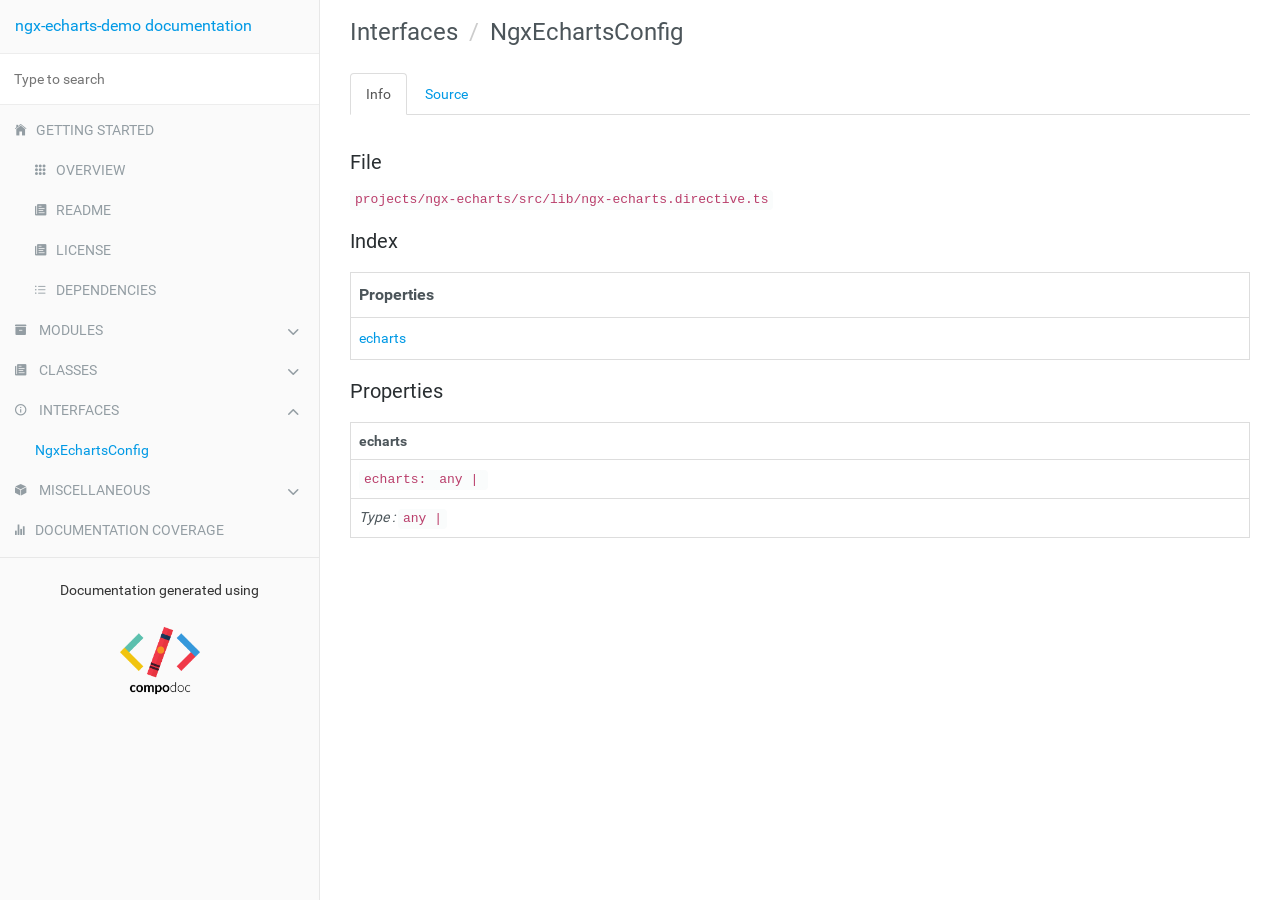
<file: api-doc/interfaces/NgxEchartsConfig.html>
<!doctype html>
<html class="no-js" lang="">
    <head>
        <meta charset="utf-8">
        <meta http-equiv="x-ua-compatible" content="ie=edge">
        <title>ngx-echarts-demo documentation</title>
        <meta name="description" content="">
        <meta name="viewport" content="width=device-width, initial-scale=1">

        <link rel="icon" type="image/x-icon" href="../images/favicon.ico">
	      <link rel="stylesheet" href="../styles/style.css">
        <link rel="stylesheet" href="../styles/stripe.css">
    </head>
    <body>

        <div class="navbar navbar-default navbar-fixed-top visible-xs">
            <a href="../" class="navbar-brand">ngx-echarts-demo documentation</a>
            <button type="button" class="btn btn-default btn-menu ion-ios-menu" id="btn-menu"></button>
        </div>

        <div class="xs-menu menu" id="mobile-menu">
                <div id="book-search-input" role="search"><input type="text" placeholder="Type to search"></div>            <compodoc-menu></compodoc-menu>
        </div>

        <div class="container-fluid main">
           <div class="row main">
               <div class="hidden-xs menu">
                   <compodoc-menu mode="normal"></compodoc-menu>
               </div>
               <!-- START CONTENT -->
               <div class="content interface">
                   <div class="content-data">












<ol class="breadcrumb">
  <li>Interfaces</li>
  <li>NgxEchartsConfig</li>
</ol>

<ul class="nav nav-tabs" role="tablist">
        <li class="active">
            <a href="#info" role="tab" id="info-tab" data-toggle="tab" data-link="info">Info</a>
        </li>
        <li >
            <a href="#source" role="tab" id="source-tab" data-toggle="tab" data-link="source">Source</a>
        </li>
</ul>

<div class="tab-content">
    <div class="tab-pane fade active in" id="c-info">
        <p class="comment">
            <h3>File</h3>
        </p>
        <p class="comment">
            <code>projects/ngx-echarts/src/lib/ngx-echarts.directive.ts</code>
        </p>



        <section>
            <h3 id="index">Index</h3>
            <table class="table table-sm table-bordered index-table">
                <tbody>
                    <tr>
                        <td class="col-md-4">
                            <h6><b>Properties</b></h6>
                        </td>
                    </tr>
                    <tr>
                        <td class="col-md-4">
                            <ul class="index-list">
                                <li>
                                        <a href="#echarts">echarts</a>
                                </li>
                            </ul>
                        </td>
                    </tr>
                </tbody>
            </table>
        </section>



            <section>
                <h3 id="inputs">Properties</h3>
                    <table class="table table-sm table-bordered">
                        <tbody>
                                <tr>
                                    <td class="col-md-4">
                                        <a name="echarts"></a>
                                        <span class="name"><b>echarts</b><a href="#echarts"><span class="icon ion-ios-link"></span></a></span>
                                    </td>
                                </tr>
                                <tr>
                                    <td class="col-md-4">
                                        <code>echarts:     <code>any | </code>
</code>
                                    </td>
                                </tr>


                                    <tr>
                                        <td class="col-md-4">
                                            <i>Type : </i>    <code>any | </code>

                                        </td>
                                    </tr>





                        </tbody>
                    </table>
            </section>
    </div>


    <div class="tab-pane fade  tab-source-code" id="c-source">
        <pre class="line-numbers compodoc-sourcecode"><code class="language-typescript">import {
  AfterViewInit,
  Directive,
  ElementRef,
  EventEmitter,
  Inject,
  InjectionToken,
  Input,
  NgZone,
  OnChanges,
  OnDestroy,
  OnInit,
  Output,
  SimpleChanges,
} from &#x27;@angular/core&#x27;;
import ResizeObserver from &#x27;resize-observer-polyfill&#x27;;
import { Observable } from &#x27;rxjs&#x27;;
import { switchMap } from &#x27;rxjs/operators&#x27;;
import { ChangeFilter } from &#x27;./change-filter&#x27;;

export interface NgxEchartsConfig {
  echarts: any | (() &#x3D;&gt; Promise&lt;any&gt;);
}

export const NGX_ECHARTS_CONFIG &#x3D; new InjectionToken&lt;NgxEchartsConfig&gt;(&#x27;NGX_ECHARTS_CONFIG&#x27;);

@Directive({
  selector: &#x27;echarts, [echarts]&#x27;,
  exportAs: &#x27;echarts&#x27;,
})
export class NgxEchartsDirective implements OnChanges, OnDestroy, OnInit, AfterViewInit {
  @Input() options: any;
  @Input() theme: string;
  @Input() loading: boolean;
  @Input() initOpts: {
    devicePixelRatio?: number;
    renderer?: string;
    width?: number | string;
    height?: number | string;
  };
  @Input() merge: any;
  @Input() autoResize &#x3D; true;
  @Input() loadingType &#x3D; &#x27;default&#x27;;
  @Input() loadingOpts: object;

  // ngx-echarts events
  @Output() chartInit &#x3D; new EventEmitter&lt;any&gt;();
  @Output() optionsError &#x3D; new EventEmitter&lt;Error&gt;();

  // echarts mouse events
  @Output() chartClick &#x3D; this.createLazyEvent(&#x27;click&#x27;);
  @Output() chartDblClick &#x3D; this.createLazyEvent(&#x27;dblclick&#x27;);
  @Output() chartMouseDown &#x3D; this.createLazyEvent(&#x27;mousedown&#x27;);
  @Output() chartMouseMove &#x3D; this.createLazyEvent(&#x27;mousemove&#x27;);
  @Output() chartMouseUp &#x3D; this.createLazyEvent(&#x27;mouseup&#x27;);
  @Output() chartMouseOver &#x3D; this.createLazyEvent(&#x27;mouseover&#x27;);
  @Output() chartMouseOut &#x3D; this.createLazyEvent(&#x27;mouseout&#x27;);
  @Output() chartGlobalOut &#x3D; this.createLazyEvent(&#x27;globalout&#x27;);
  @Output() chartContextMenu &#x3D; this.createLazyEvent(&#x27;contextmenu&#x27;);

  // echarts mouse events
  @Output() chartLegendSelectChanged &#x3D; this.createLazyEvent(&#x27;legendselectchanged&#x27;);
  @Output() chartLegendSelected &#x3D; this.createLazyEvent(&#x27;legendselected&#x27;);
  @Output() chartLegendUnselected &#x3D; this.createLazyEvent(&#x27;legendunselected&#x27;);
  @Output() chartLegendScroll &#x3D; this.createLazyEvent(&#x27;legendscroll&#x27;);
  @Output() chartDataZoom &#x3D; this.createLazyEvent(&#x27;datazoom&#x27;);
  @Output() chartDataRangeSelected &#x3D; this.createLazyEvent(&#x27;datarangeselected&#x27;);
  @Output() chartTimelineChanged &#x3D; this.createLazyEvent(&#x27;timelinechanged&#x27;);
  @Output() chartTimelinePlayChanged &#x3D; this.createLazyEvent(&#x27;timelineplaychanged&#x27;);
  @Output() chartRestore &#x3D; this.createLazyEvent(&#x27;restore&#x27;);
  @Output() chartDataViewChanged &#x3D; this.createLazyEvent(&#x27;dataviewchanged&#x27;);
  @Output() chartMagicTypeChanged &#x3D; this.createLazyEvent(&#x27;magictypechanged&#x27;);
  @Output() chartPieSelectChanged &#x3D; this.createLazyEvent(&#x27;pieselectchanged&#x27;);
  @Output() chartPieSelected &#x3D; this.createLazyEvent(&#x27;pieselected&#x27;);
  @Output() chartPieUnselected &#x3D; this.createLazyEvent(&#x27;pieunselected&#x27;);
  @Output() chartMapSelectChanged &#x3D; this.createLazyEvent(&#x27;mapselectchanged&#x27;);
  @Output() chartMapSelected &#x3D; this.createLazyEvent(&#x27;mapselected&#x27;);
  @Output() chartMapUnselected &#x3D; this.createLazyEvent(&#x27;mapunselected&#x27;);
  @Output() chartAxisAreaSelected &#x3D; this.createLazyEvent(&#x27;axisareaselected&#x27;);
  @Output() chartFocusNodeAdjacency &#x3D; this.createLazyEvent(&#x27;focusnodeadjacency&#x27;);
  @Output() chartUnfocusNodeAdjacency &#x3D; this.createLazyEvent(&#x27;unfocusnodeadjacency&#x27;);
  @Output() chartBrush &#x3D; this.createLazyEvent(&#x27;brush&#x27;);
  @Output() chartBrushEnd &#x3D; this.createLazyEvent(&#x27;brushend&#x27;);
  @Output() chartBrushSelected &#x3D; this.createLazyEvent(&#x27;brushselected&#x27;);
  @Output() chartRendered &#x3D; this.createLazyEvent(&#x27;rendered&#x27;);
  @Output() chartFinished &#x3D; this.createLazyEvent(&#x27;finished&#x27;);

  public animationFrameID &#x3D; null;
  private chart: any;
  private echarts: any;
  private resizeSub: ResizeObserver;

  constructor(
    @Inject(NGX_ECHARTS_CONFIG) config: NgxEchartsConfig,
    private el: ElementRef,
    private ngZone: NgZone,
  ) {
    this.echarts &#x3D; config.echarts;
  }

  ngOnChanges(changes: SimpleChanges) {
    const filter &#x3D; ChangeFilter.of(changes);
    filter.notFirstAndEmpty&lt;any&gt;(&#x27;options&#x27;).subscribe((opt) &#x3D;&gt; this.onOptionsChange(opt));
    filter.notFirstAndEmpty&lt;any&gt;(&#x27;merge&#x27;).subscribe((opt) &#x3D;&gt; this.setOption(opt));
    filter.has&lt;boolean&gt;(&#x27;loading&#x27;).subscribe((v) &#x3D;&gt; this.toggleLoading(!!v));
    filter.notFirst&lt;string&gt;(&#x27;theme&#x27;).subscribe(() &#x3D;&gt; this.refreshChart());
  }

  ngOnInit() {
    if (this.autoResize) {
      this.resizeSub &#x3D; new ResizeObserver(() &#x3D;&gt; {
        this.animationFrameID &#x3D; window.requestAnimationFrame(() &#x3D;&gt; this.resize());
      });
      this.resizeSub.observe(this.el.nativeElement);
    }
  }

  ngOnDestroy() {
    if (this.resizeSub) {
      this.resizeSub.unobserve(this.el.nativeElement);
      window.cancelAnimationFrame(this.animationFrameID);
    }
    this.dispose();
  }

  ngAfterViewInit() {
    setTimeout(() &#x3D;&gt; this.initChart());
  }

  private dispose() {
    if (this.chart) {
      if (!this.chart.isDisposed()) {
        this.chart.dispose();
      }
      this.chart &#x3D; null;
    }
  }

  /**
   * resize chart
   */
  resize() {
    if (this.chart) {
      this.chart.resize();
    }
  }

  private toggleLoading(loading: boolean) {
    if (this.chart) {
      loading
        ? this.chart.showLoading(this.loadingType, this.loadingOpts)
        : this.chart.hideLoading();
    }
  }

  private setOption(option: any, opts?: any) {
    if (this.chart) {
      try {
        this.chart.setOption(option, opts);
      } catch (e) {
        console.error(e);
        this.optionsError.emit(e);
      }
    }
  }

  /**
   * dispose old chart and create a new one.
   */
  async refreshChart() {
    this.dispose();
    await this.initChart();
  }

  private createChart() {
    const dom &#x3D; this.el.nativeElement;

    if (window &amp;&amp; window.getComputedStyle) {
      const prop &#x3D; window.getComputedStyle(dom, null).getPropertyValue(&#x27;height&#x27;);
      if ((!prop || prop &#x3D;&#x3D;&#x3D; &#x27;0px&#x27;) &amp;&amp; (!dom.style.height || dom.style.height &#x3D;&#x3D;&#x3D; &#x27;0px&#x27;)) {
        dom.style.height &#x3D; &#x27;400px&#x27;;
      }
    }

    // here a bit tricky: we check if the echarts module is provided as function returning native import(&#x27;...&#x27;) then use the promise
    // otherwise create the function that imitates behaviour above with a provided as is module
    return this.ngZone.runOutsideAngular(() &#x3D;&gt; {
      const load &#x3D;
        typeof this.echarts &#x3D;&#x3D;&#x3D; &#x27;function&#x27; ? this.echarts : () &#x3D;&gt; Promise.resolve(this.echarts);

      return load().then(({ init }) &#x3D;&gt; init(dom, this.theme, this.initOpts));
    });
  }

  private async initChart() {
    await this.onOptionsChange(this.options);

    if (this.merge &amp;&amp; this.chart) {
      this.setOption(this.merge);
    }
  }

  private async onOptionsChange(opt: any) {
    if (!opt) {
      return;
    }

    if (this.chart) {
      this.setOption(this.options, true);
    } else {
      this.chart &#x3D; await this.createChart();
      this.chartInit.emit(this.chart);
      this.setOption(this.options, true);
    }
  }

  // allows to lazily bind to only those events that are requested through the &#x60;@Output&#x60; by parent components
  // see https://stackoverflow.com/questions/51787972/optimal-reentering-the-ngzone-from-eventemitter-event for more info
  private createLazyEvent&lt;T&gt;(eventName: string): EventEmitter&lt;T&gt; {
    return this.chartInit.pipe(
      switchMap(
        (chart: any) &#x3D;&gt;
          new Observable((observer) &#x3D;&gt; {
            chart.on(eventName, (data: T) &#x3D;&gt; this.ngZone.run(() &#x3D;&gt; observer.next(data)));
            return () &#x3D;&gt; {
              if (this.chart) {
                if (!this.chart.isDisposed()) {
                  chart.off(eventName);
                }
              }
            };
          }),
      ),
    ) as EventEmitter&lt;T&gt;;
  }
}
</code></pre>
    </div>
</div>


                   




                   </div><div class="search-results">
    <div class="has-results">
        <h1 class="search-results-title"><span class='search-results-count'></span> result-matching "<span class='search-query'></span>"</h1>
        <ul class="search-results-list"></ul>
    </div>
    <div class="no-results">
        <h1 class="search-results-title">No results matching "<span class='search-query'></span>"</h1>
    </div>
</div>
</div>
               <!-- END CONTENT -->
           </div>
       </div>

       <script>
            var COMPODOC_CURRENT_PAGE_DEPTH = 1;
            var COMPODOC_CURRENT_PAGE_CONTEXT = 'interface';
            var COMPODOC_CURRENT_PAGE_URL = 'NgxEchartsConfig.html';
            var MAX_SEARCH_RESULTS = 15;
       </script>

       <script src="../js/libs/custom-elements.min.js"></script>
       <script src="../js/libs/lit-html.js"></script>
       <!-- Required to polyfill modern browsers as code is ES5 for IE... -->
       <script src="../js/libs/custom-elements-es5-adapter.js" charset="utf-8" defer></script>
       <script src="../js/menu-wc.js" defer></script>

       <script src="../js/libs/bootstrap-native.js"></script>

       <script src="../js/libs/es6-shim.min.js"></script>
       <script src="../js/libs/EventDispatcher.js"></script>
       <script src="../js/libs/promise.min.js"></script>
       <script src="../js/libs/zepto.min.js"></script>

       <script src="../js/compodoc.js"></script>

       <script src="../js/tabs.js"></script>
       <script src="../js/menu.js"></script>
       <script src="../js/libs/clipboard.min.js"></script>
       <script src="../js/libs/prism.js"></script>
       <script src="../js/sourceCode.js"></script>
          <script src="../js/search/search.js"></script>
          <script src="../js/search/lunr.min.js"></script>
          <script src="../js/search/search-lunr.js"></script>
          <script src="../js/search/search_index.js"></script>
       <script src="../js/lazy-load-graphs.js"></script>


    </body>
</html>
</file>
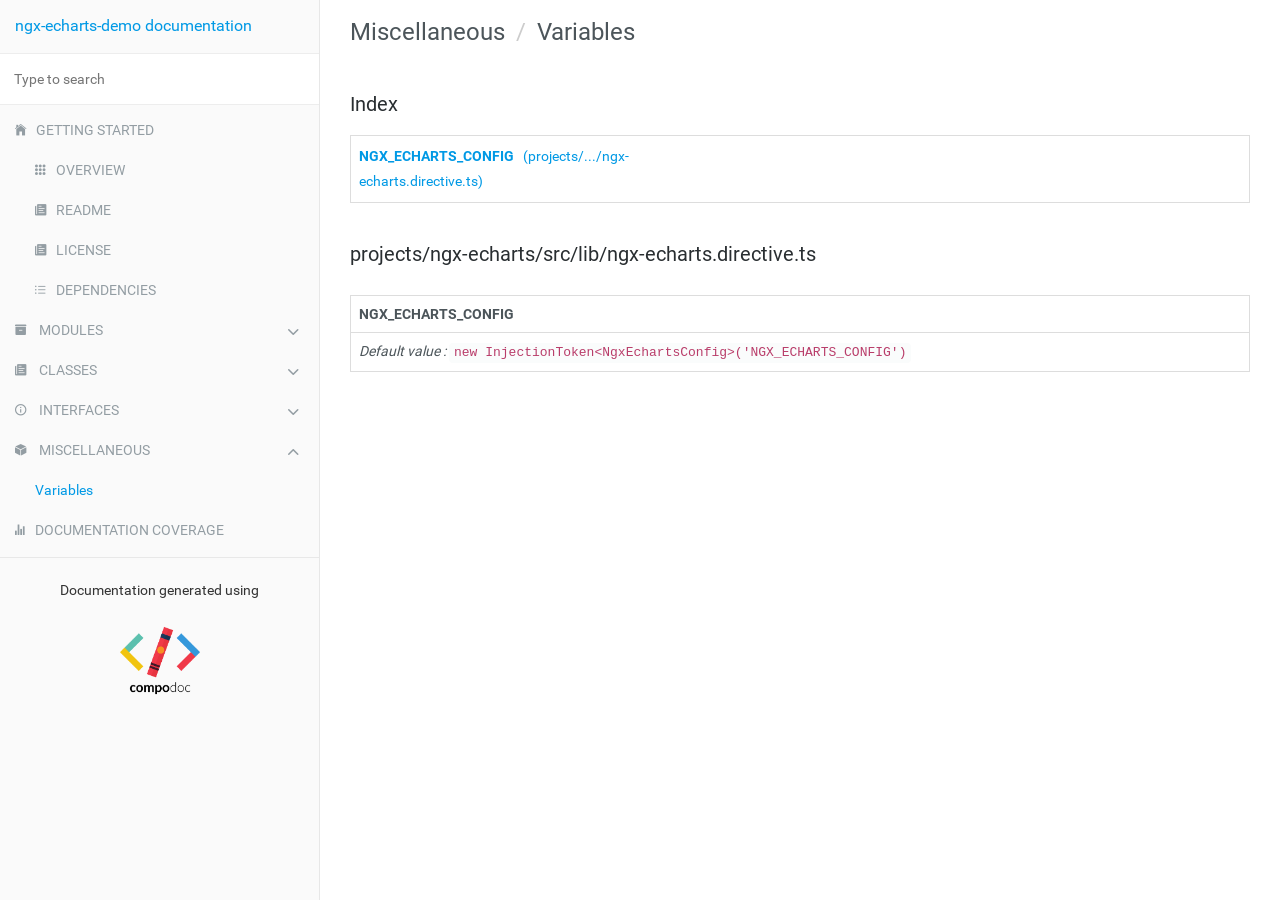
<file: api-doc/miscellaneous/variables.html>
<!doctype html>
<html class="no-js" lang="">
    <head>
        <meta charset="utf-8">
        <meta http-equiv="x-ua-compatible" content="ie=edge">
        <title>ngx-echarts-demo documentation</title>
        <meta name="description" content="">
        <meta name="viewport" content="width=device-width, initial-scale=1">

        <link rel="icon" type="image/x-icon" href="../images/favicon.ico">
	      <link rel="stylesheet" href="../styles/style.css">
        <link rel="stylesheet" href="../styles/stripe.css">
    </head>
    <body>

        <div class="navbar navbar-default navbar-fixed-top visible-xs">
            <a href="../" class="navbar-brand">ngx-echarts-demo documentation</a>
            <button type="button" class="btn btn-default btn-menu ion-ios-menu" id="btn-menu"></button>
        </div>

        <div class="xs-menu menu" id="mobile-menu">
                <div id="book-search-input" role="search"><input type="text" placeholder="Type to search"></div>            <compodoc-menu></compodoc-menu>
        </div>

        <div class="container-fluid main">
           <div class="row main">
               <div class="hidden-xs menu">
                   <compodoc-menu mode="normal"></compodoc-menu>
               </div>
               <!-- START CONTENT -->
               <div class="content miscellaneous-variables">
                   <div class="content-data">














                   

<ol class="breadcrumb">
  <li>Miscellaneous</li>
  <li>Variables</li>
</ol>

<section>
    <h3 id="index">Index</h3>
    <table class="table table-sm table-bordered index-table">
        <tbody>
            <tr>
                <td class="col-md-4">
                    <ul class="index-list">
                        <li>
                            <a href="#NGX_ECHARTS_CONFIG" title="projects/ngx-echarts/src/lib/ngx-echarts.directive.ts"><b>NGX_ECHARTS_CONFIG</b>&nbsp;&nbsp;&nbsp;(projects/.../ngx-echarts.directive.ts)</a>
                        </li>
                    </ul>
                </td>
            </tr>
        </tbody>
    </table>
</section>

    <h3>projects/ngx-echarts/src/lib/ngx-echarts.directive.ts</h3>
    <section>
    <h3></h3>        <table class="table table-sm table-bordered">
            <tbody>
                <tr>
                    <td class="col-md-4">
                        <a name="NGX_ECHARTS_CONFIG"></a>
                        <span class="name">
                            <b>
                            NGX_ECHARTS_CONFIG</b>
                            <a href="#NGX_ECHARTS_CONFIG"><span class="icon ion-ios-link"></span></a>
                        </span>
                    </td>
                </tr>
                    <tr>
                        <td class="col-md-4">
                            <i>Default value : </i><code>new InjectionToken&lt;NgxEchartsConfig&gt;(&#x27;NGX_ECHARTS_CONFIG&#x27;)</code>
                        </td>
                    </tr>


            </tbody>
        </table>
</section>



                   </div><div class="search-results">
    <div class="has-results">
        <h1 class="search-results-title"><span class='search-results-count'></span> result-matching "<span class='search-query'></span>"</h1>
        <ul class="search-results-list"></ul>
    </div>
    <div class="no-results">
        <h1 class="search-results-title">No results matching "<span class='search-query'></span>"</h1>
    </div>
</div>
</div>
               <!-- END CONTENT -->
           </div>
       </div>

       <script>
            var COMPODOC_CURRENT_PAGE_DEPTH = 1;
            var COMPODOC_CURRENT_PAGE_CONTEXT = 'miscellaneous-variables';
            var COMPODOC_CURRENT_PAGE_URL = 'variables.html';
            var MAX_SEARCH_RESULTS = 15;
       </script>

       <script src="../js/libs/custom-elements.min.js"></script>
       <script src="../js/libs/lit-html.js"></script>
       <!-- Required to polyfill modern browsers as code is ES5 for IE... -->
       <script src="../js/libs/custom-elements-es5-adapter.js" charset="utf-8" defer></script>
       <script src="../js/menu-wc.js" defer></script>

       <script src="../js/libs/bootstrap-native.js"></script>

       <script src="../js/libs/es6-shim.min.js"></script>
       <script src="../js/libs/EventDispatcher.js"></script>
       <script src="../js/libs/promise.min.js"></script>
       <script src="../js/libs/zepto.min.js"></script>

       <script src="../js/compodoc.js"></script>

       <script src="../js/tabs.js"></script>
       <script src="../js/menu.js"></script>
       <script src="../js/libs/clipboard.min.js"></script>
       <script src="../js/libs/prism.js"></script>
       <script src="../js/sourceCode.js"></script>
          <script src="../js/search/search.js"></script>
          <script src="../js/search/lunr.min.js"></script>
          <script src="../js/search/search-lunr.js"></script>
          <script src="../js/search/search_index.js"></script>
       <script src="../js/lazy-load-graphs.js"></script>


    </body>
</html>
</file>
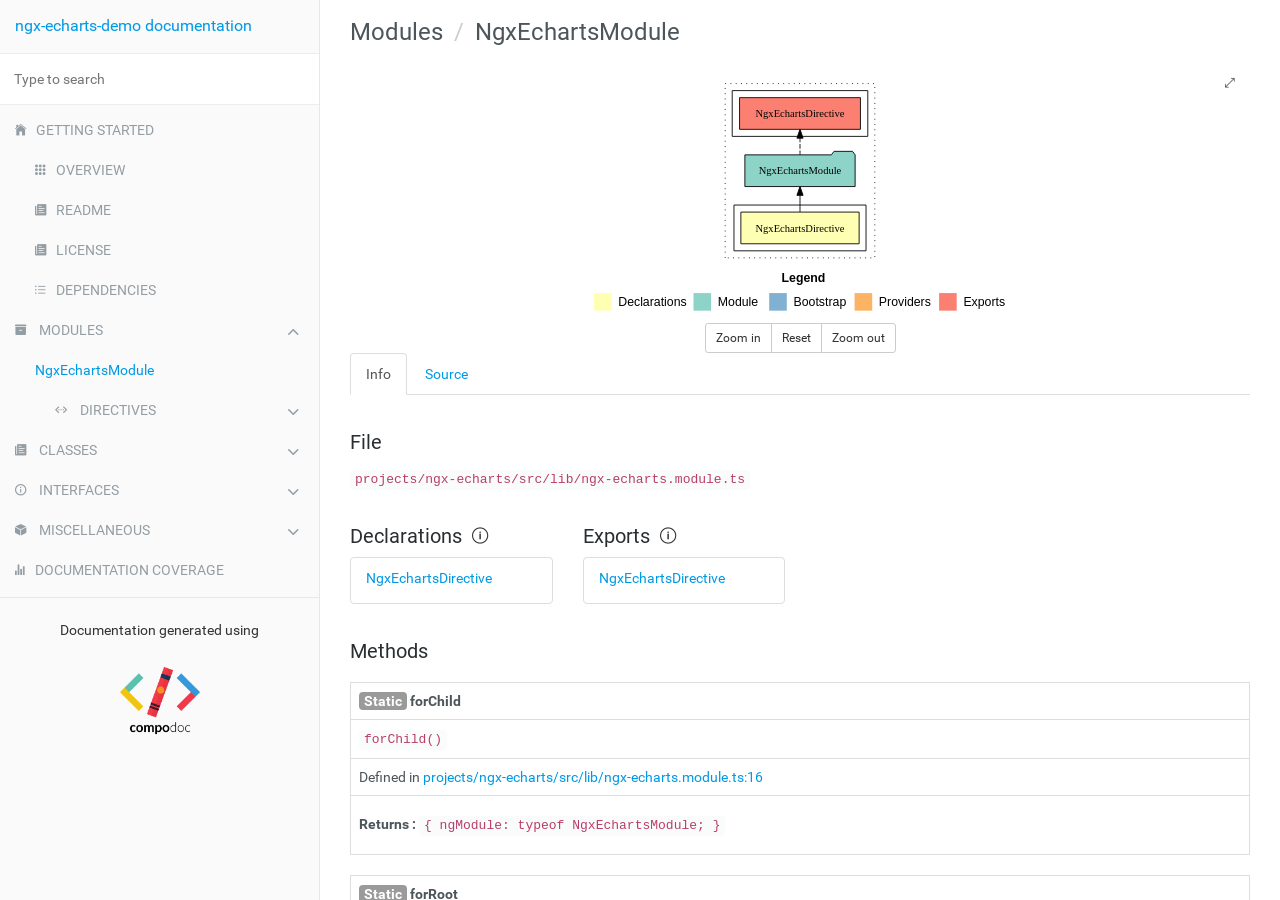
<file: api-doc/modules/NgxEchartsModule.html>
<!doctype html>
<html class="no-js" lang="">
    <head>
        <meta charset="utf-8">
        <meta http-equiv="x-ua-compatible" content="ie=edge">
        <title>ngx-echarts-demo documentation</title>
        <meta name="description" content="">
        <meta name="viewport" content="width=device-width, initial-scale=1">

        <link rel="icon" type="image/x-icon" href="../images/favicon.ico">
	      <link rel="stylesheet" href="../styles/style.css">
        <link rel="stylesheet" href="../styles/stripe.css">
    </head>
    <body>

        <div class="navbar navbar-default navbar-fixed-top visible-xs">
            <a href="../" class="navbar-brand">ngx-echarts-demo documentation</a>
            <button type="button" class="btn btn-default btn-menu ion-ios-menu" id="btn-menu"></button>
        </div>

        <div class="xs-menu menu" id="mobile-menu">
                <div id="book-search-input" role="search"><input type="text" placeholder="Type to search"></div>            <compodoc-menu></compodoc-menu>
        </div>

        <div class="container-fluid main">
           <div class="row main">
               <div class="hidden-xs menu">
                   <compodoc-menu mode="normal"></compodoc-menu>
               </div>
               <!-- START CONTENT -->
               <div class="content module">
                   <div class="content-data">



<ol class="breadcrumb">
    <li>Modules</li>
    <li>NgxEchartsModule</li>
</ol>

<div class="text-center module-graph-container">
    <div id="module-graph-svg">
        <?xml version="1.0" encoding="UTF-8" standalone="no"?>
<!DOCTYPE svg PUBLIC "-//W3C//DTD SVG 1.1//EN"
 "http://www.w3.org/Graphics/SVG/1.1/DTD/svg11.dtd">
<!-- Generated by graphviz version 2.44.1 (20200629.0846)
 -->
<!-- Title: dependencies Pages: 1 -->
<svg width="504pt" height="284pt"
 viewBox="0.00 0.00 504.00 284.00" xmlns="http://www.w3.org/2000/svg" xmlns:xlink="http://www.w3.org/1999/xlink">
<g id="graph0" class="graph" transform="scale(1 1) rotate(0) translate(4 280)">
<title>dependencies</title>
<polygon fill="white" stroke="transparent" points="-4,4 -4,-280 500,-280 500,4 -4,4"/>
<text text-anchor="start" x="227.01" y="-42.4" font-family="sans-serif" font-weight="bold" font-size="14.00">Legend</text>
<polygon fill="#ffffb3" stroke="transparent" points="14,-10 14,-30 34,-30 34,-10 14,-10"/>
<text text-anchor="start" x="37.63" y="-15.4" font-family="sans-serif" font-size="14.00"> &#160;Declarations</text>
<polygon fill="#8dd3c7" stroke="transparent" points="127,-10 127,-30 147,-30 147,-10 127,-10"/>
<text text-anchor="start" x="150.73" y="-15.4" font-family="sans-serif" font-size="14.00"> &#160;Module</text>
<polygon fill="#80b1d3" stroke="transparent" points="213,-10 213,-30 233,-30 233,-10 213,-10"/>
<text text-anchor="start" x="236.78" y="-15.4" font-family="sans-serif" font-size="14.00"> &#160;Bootstrap</text>
<polygon fill="#fdb462" stroke="transparent" points="310,-10 310,-30 330,-30 330,-10 310,-10"/>
<text text-anchor="start" x="333.67" y="-15.4" font-family="sans-serif" font-size="14.00"> &#160;Providers</text>
<polygon fill="#fb8072" stroke="transparent" points="406,-10 406,-30 426,-30 426,-10 406,-10"/>
<text text-anchor="start" x="429.73" y="-15.4" font-family="sans-serif" font-size="14.00"> &#160;Exports</text>
<g id="clust1" class="cluster">
<title>cluster_NgxEchartsModule</title>
<polygon fill="none" stroke="black" stroke-dasharray="1,5" points="163,-70 163,-268 333,-268 333,-70 163,-70"/>
</g>
<g id="clust5" class="cluster">
<title>cluster_NgxEchartsModule_exports</title>
<polygon fill="none" stroke="black" points="171,-208 171,-260 325,-260 325,-208 171,-208"/>
</g>
<g id="clust2" class="cluster">
<title>cluster_NgxEchartsModule_declarations</title>
<polygon fill="none" stroke="black" points="173,-78 173,-130 323,-130 323,-78 173,-78"/>
</g>
<!-- NgxEchartsDirective -->
<g id="node1" class="node">
<title>NgxEchartsDirective</title>
<polygon fill="#ffffb3" stroke="black" points="315.17,-122 180.83,-122 180.83,-86 315.17,-86 315.17,-122"/>
<text text-anchor="middle" x="248" y="-99.8" font-family="Times,serif" font-size="14.00">NgxEchartsDirective</text>
</g>
<!-- NgxEchartsModule -->
<g id="node2" class="node">
<title>NgxEchartsModule</title>
<polygon fill="#8dd3c7" stroke="black" points="310.63,-187 307.63,-191 286.63,-191 283.63,-187 185.37,-187 185.37,-151 310.63,-151 310.63,-187"/>
<text text-anchor="middle" x="248" y="-164.8" font-family="Times,serif" font-size="14.00">NgxEchartsModule</text>
</g>
<!-- NgxEchartsDirective&#45;&gt;NgxEchartsModule -->
<g id="edge1" class="edge">
<title>NgxEchartsDirective&#45;&gt;NgxEchartsModule</title>
<path fill="none" stroke="black" d="M248,-122.11C248,-122.11 248,-140.99 248,-140.99"/>
<polygon fill="black" stroke="black" points="244.5,-140.99 248,-150.99 251.5,-140.99 244.5,-140.99"/>
</g>
<!-- NgxEchartsDirective  -->
<g id="node3" class="node">
<title>NgxEchartsDirective </title>
<polygon fill="#fb8072" stroke="black" points="316.67,-252 179.33,-252 179.33,-216 316.67,-216 316.67,-252"/>
<text text-anchor="middle" x="248" y="-229.8" font-family="Times,serif" font-size="14.00">NgxEchartsDirective </text>
</g>
<!-- NgxEchartsModule&#45;&gt;NgxEchartsDirective  -->
<g id="edge2" class="edge">
<title>NgxEchartsModule&#45;&gt;NgxEchartsDirective </title>
<path fill="none" stroke="black" stroke-dasharray="5,2" d="M248,-187.11C248,-187.11 248,-205.99 248,-205.99"/>
<polygon fill="black" stroke="black" points="244.5,-205.99 248,-215.99 251.5,-205.99 244.5,-205.99"/>
</g>
</g>
</svg>

    </div>
    <i id="fullscreen" class="icon ion-ios-resize module-graph-fullscreen-btn" aria-hidden="true"></i>
    <div class="btn-group">
        <button id="zoom-in" class="btn btn-default btn-sm">Zoom in</button>
        <button id="reset" class="btn btn-default btn-sm">Reset</button>
        <button id="zoom-out" class="btn btn-default btn-sm">Zoom out</button>
    </div>
</div>
<script src="../js/libs/svg-pan-zoom.min.js"></script>
<script src="../js/svg-pan-zoom.controls.js"></script>

<ul class="nav nav-tabs" role="tablist">
    <li  class="active" >
        <a href="#info" role="tab" id="info-tab" data-toggle="tab" data-link="info">Info</a>
    </li>
    <li >
        <a href="#source" role="tab" id="source-tab" data-toggle="tab" data-link="source">Source</a>
    </li>
</ul>

<div class="tab-content">
    <div class="tab-pane fade active in" id="c-info">

        <p class="comment">
            <h3>File</h3>
        </p>
        <p class="comment">
            <code>projects/ngx-echarts/src/lib/ngx-echarts.module.ts</code>
        </p>




        <div class="container-fluid module">
            <div class="row">
                <div class="col-sm-3">
                    <h3>Declarations<a href="https://angular.io/api/core/NgModule#declarations" target="_blank"
                            title="Official documentation about module declarations"><span class="icon ion-ios-information-circle-outline"></span></a></h3>
                    <ul class="list-group">
                        <li class="list-group-item">
                            <a href="../directives/NgxEchartsDirective.html">NgxEchartsDirective</a>
                        </li>
                    </ul>
                </div>
                <div class="col-sm-3">
                    <h3>Exports<a href="https://angular.io/api/core/NgModule#exports" target="_blank" title="Official documentation about module exports"><span
                                class="icon ion-ios-information-circle-outline"></a></h3>
                    <ul class="list-group">
                        <li class="list-group-item">
                            <a href="../directives/NgxEchartsDirective.html">NgxEchartsDirective</a>
                        </li>
                    </ul>
                </div>
            </div>
        </div>

        <section>
    
    <h3 id="methods">
        Methods
    </h3>
    <table class="table table-sm table-bordered">
        <tbody>
            <tr>
                <td class="col-md-4">
                    <a name="forChild"></a>
                    <span class="name">
                        <b>
                            <span class="modifier">Static</span>
                            forChild
                        </b>
                        <a href="#forChild"><span class="icon ion-ios-link"></span></a>
                    </span>
                </td>
            </tr>
            <tr>
                <td class="col-md-4">
                    <span class="modifier-icon icon ion-ios-reset"></span>
                    <code>forChild()</code>
                </td>
            </tr>


            <tr>
                <td class="col-md-4">
                    <div class="io-line">Defined in <a href="" data-line="16"
                            class="link-to-prism">projects/ngx-echarts/src/lib/ngx-echarts.module.ts:16</a></div>
                </td>
            </tr>


            <tr>
                <td class="col-md-4">

                    <div class="io-description">
                        <b>Returns : </b>    <code>{ ngModule: typeof NgxEchartsModule; }</code>

                    </div>
                </td>
            </tr>
        </tbody>
    </table>
    <table class="table table-sm table-bordered">
        <tbody>
            <tr>
                <td class="col-md-4">
                    <a name="forRoot"></a>
                    <span class="name">
                        <b>
                            <span class="modifier">Static</span>
                            forRoot
                        </b>
                        <a href="#forRoot"><span class="icon ion-ios-link"></span></a>
                    </span>
                </td>
            </tr>
            <tr>
                <td class="col-md-4">
                    <span class="modifier-icon icon ion-ios-reset"></span>
                    <code>forRoot(config: <a href="../interfaces/NgxEchartsConfig.html">NgxEchartsConfig</a>)</code>
                </td>
            </tr>


            <tr>
                <td class="col-md-4">
                    <div class="io-line">Defined in <a href="" data-line="10"
                            class="link-to-prism">projects/ngx-echarts/src/lib/ngx-echarts.module.ts:10</a></div>
                </td>
            </tr>


            <tr>
                <td class="col-md-4">

                    <div class="io-description">
                        <b>Parameters :</b>
                        <table class="params">
                            <thead>
                                <tr>
                                    <td>Name</td>
                                    <td>Type</td>
                                    <td>Optional</td>
                                </tr>
                            </thead>
                            <tbody>
                                <tr>
                                    <td>config</td>
                                    <td>
                                                <code><a href="../interfaces/NgxEchartsConfig.html" target="_self" >NgxEchartsConfig</a></code>
                                    </td>

                                    <td>
                                        No
                                    </td>


                                </tr>
                            </tbody>
                        </table>
                    </div>
                    <div>
                    </div>
                    <div class="io-description">
                        <b>Returns : </b>    <code>ModuleWithProviders&lt;NgxEchartsModule&gt;</code>

                    </div>
                    <div class="io-description">
                        
                    </div>
                </td>
            </tr>
        </tbody>
    </table>
</section>
    </div>


    <div class="tab-pane fade  tab-source-code" id="c-source">
        <pre class="line-numbers compodoc-sourcecode"><code class="language-typescript">import { NgModule, ModuleWithProviders } from &#x27;@angular/core&#x27;;
import { NgxEchartsDirective, NgxEchartsConfig, NGX_ECHARTS_CONFIG } from &#x27;./ngx-echarts.directive&#x27;;

@NgModule({
  imports: [],
  declarations: [NgxEchartsDirective],
  exports: [NgxEchartsDirective],
})
export class NgxEchartsModule {
  static forRoot(config: NgxEchartsConfig): ModuleWithProviders&lt;NgxEchartsModule&gt; {
    return {
      ngModule: NgxEchartsModule,
      providers: [{ provide: NGX_ECHARTS_CONFIG, useValue: config }],
    };
  }
  static forChild() {
    return {
      ngModule: NgxEchartsModule,
    };
  }
}

export { NgxEchartsDirective, NGX_ECHARTS_CONFIG };
</code></pre>
    </div>
</div>










                   




                   </div><div class="search-results">
    <div class="has-results">
        <h1 class="search-results-title"><span class='search-results-count'></span> result-matching "<span class='search-query'></span>"</h1>
        <ul class="search-results-list"></ul>
    </div>
    <div class="no-results">
        <h1 class="search-results-title">No results matching "<span class='search-query'></span>"</h1>
    </div>
</div>
</div>
               <!-- END CONTENT -->
           </div>
       </div>

       <script>
            var COMPODOC_CURRENT_PAGE_DEPTH = 1;
            var COMPODOC_CURRENT_PAGE_CONTEXT = 'module';
            var COMPODOC_CURRENT_PAGE_URL = 'NgxEchartsModule.html';
            var MAX_SEARCH_RESULTS = 15;
       </script>

       <script src="../js/libs/custom-elements.min.js"></script>
       <script src="../js/libs/lit-html.js"></script>
       <!-- Required to polyfill modern browsers as code is ES5 for IE... -->
       <script src="../js/libs/custom-elements-es5-adapter.js" charset="utf-8" defer></script>
       <script src="../js/menu-wc.js" defer></script>

       <script src="../js/libs/bootstrap-native.js"></script>

       <script src="../js/libs/es6-shim.min.js"></script>
       <script src="../js/libs/EventDispatcher.js"></script>
       <script src="../js/libs/promise.min.js"></script>
       <script src="../js/libs/zepto.min.js"></script>

       <script src="../js/compodoc.js"></script>

       <script src="../js/tabs.js"></script>
       <script src="../js/menu.js"></script>
       <script src="../js/libs/clipboard.min.js"></script>
       <script src="../js/libs/prism.js"></script>
       <script src="../js/sourceCode.js"></script>
          <script src="../js/search/search.js"></script>
          <script src="../js/search/lunr.min.js"></script>
          <script src="../js/search/search-lunr.js"></script>
          <script src="../js/search/search_index.js"></script>
       <script src="../js/lazy-load-graphs.js"></script>


    </body>
</html>
</file>
<file: api-doc/styles/stripe.css>
.navbar-default .navbar-brand {
    color: #0099e5;
}

.menu ul.list li a[data-type="chapter-link"], .menu ul.list li.chapter .simple {
    color: #939da3;
    text-transform: uppercase;
}

.content h1, .content h2, .content h3, .content h4, .content h5 {
    color: #292e31;
    font-weight: normal;
}

.content {
    color: #4c555a;
}

.menu ul.list li.title {
    padding: 5px 0;
}

a {
    color: #0099e5;
    text-decoration: none;
}
a:hover {
    color: #292e31;
    text-decoration: none;
}

.menu ul.list li:nth-child(2) {
    margin-top: 0;
}

.menu ul.list li.title a, .navbar a {
    color: #0099e5;
    text-decoration: none;
    font-size: 16px;
}

.menu ul.list li a.active {
    color: #0099e5;
}

code {
    box-sizing: border-box;
    display: inline-block;
    padding: 0 5px;
    background: #fafcfc;
    border-radius: 4px;
    color: #b93d6a;
    font-size: 13px;
    line-height: 20px
}

pre {
    margin: 0;
    padding: 12px 12px;
    background: #272b2d;
    border-radius: 5px;
    font-size: 13px;
    line-height: 1.5em;
    font-weight: 500
}
</file>
<file: api-doc/styles/style.css>
@import "./reset.css";
@import "./bootstrap.min.css";
@import "./bootstrap-card.css";
@import "./prism.css";
@import "./ionicons.min.css";
@import "./compodoc.css";
@import "./tablesort.css";
</file>
